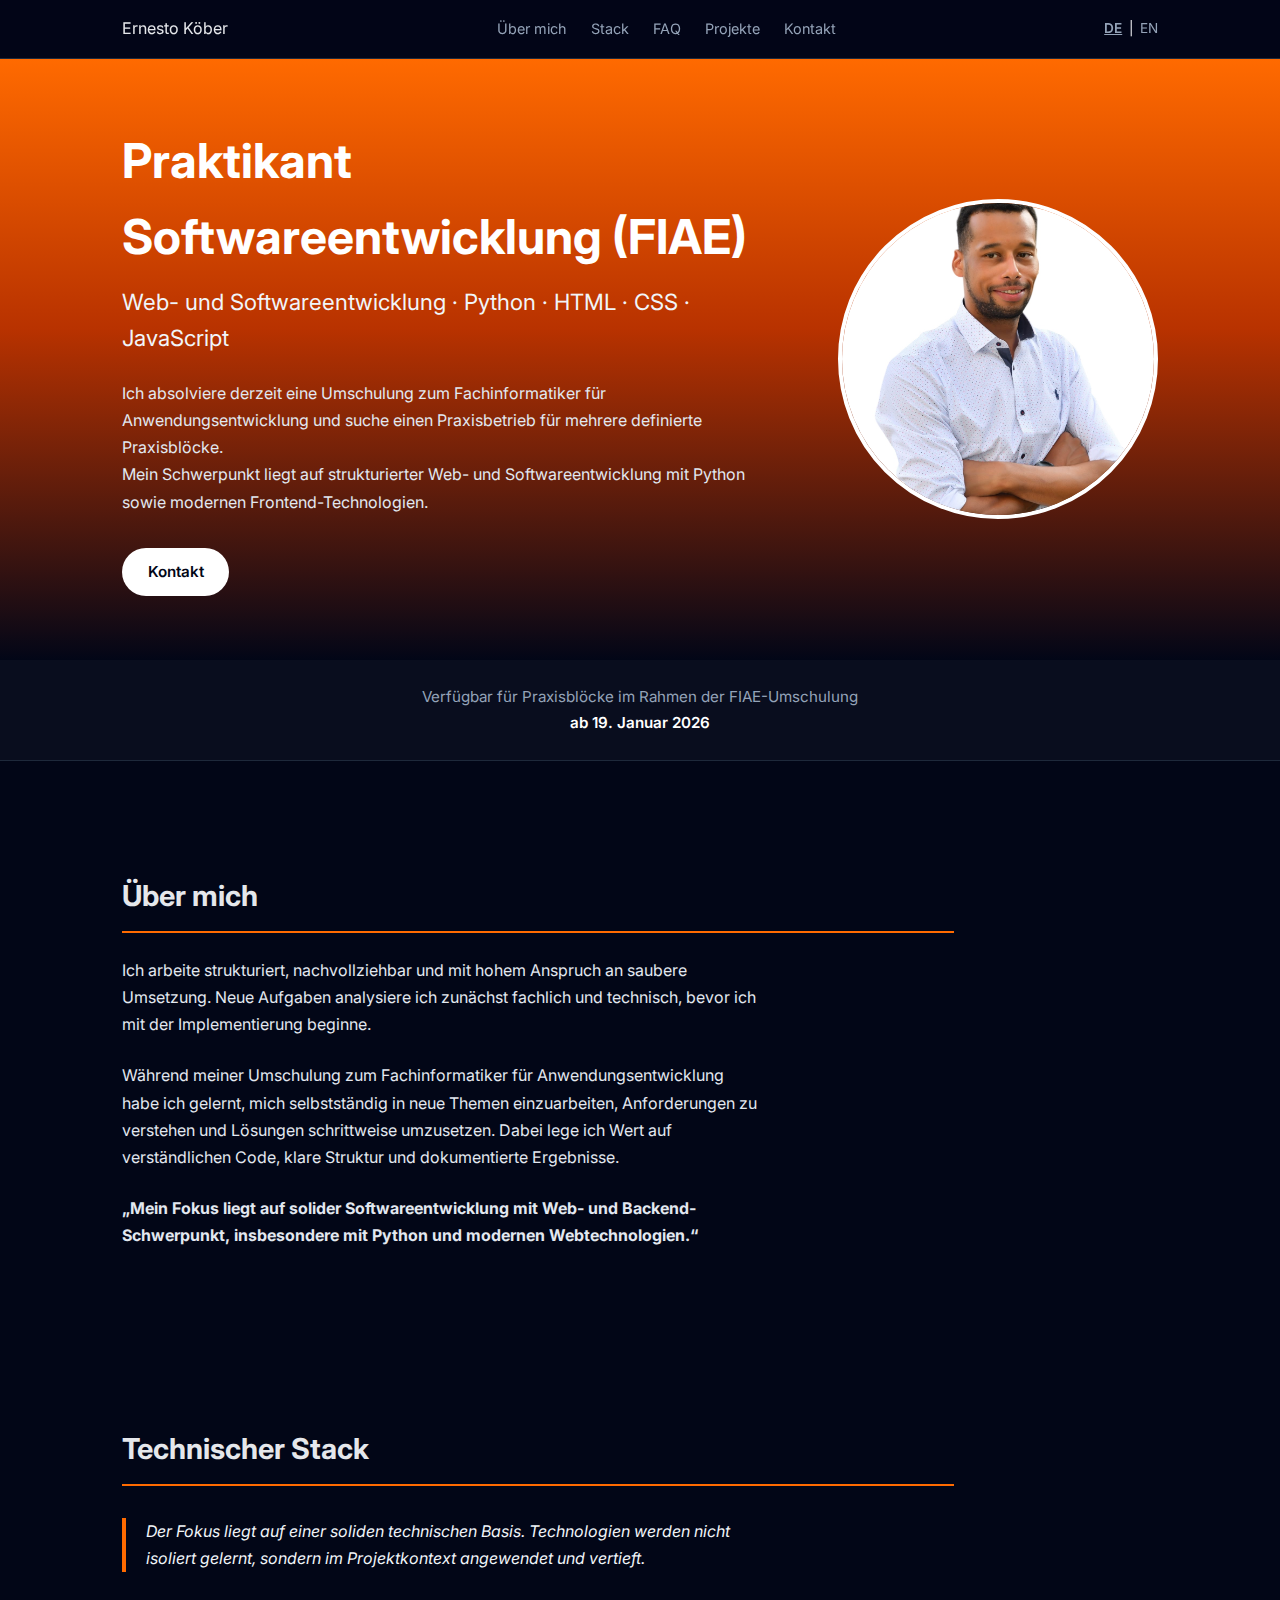
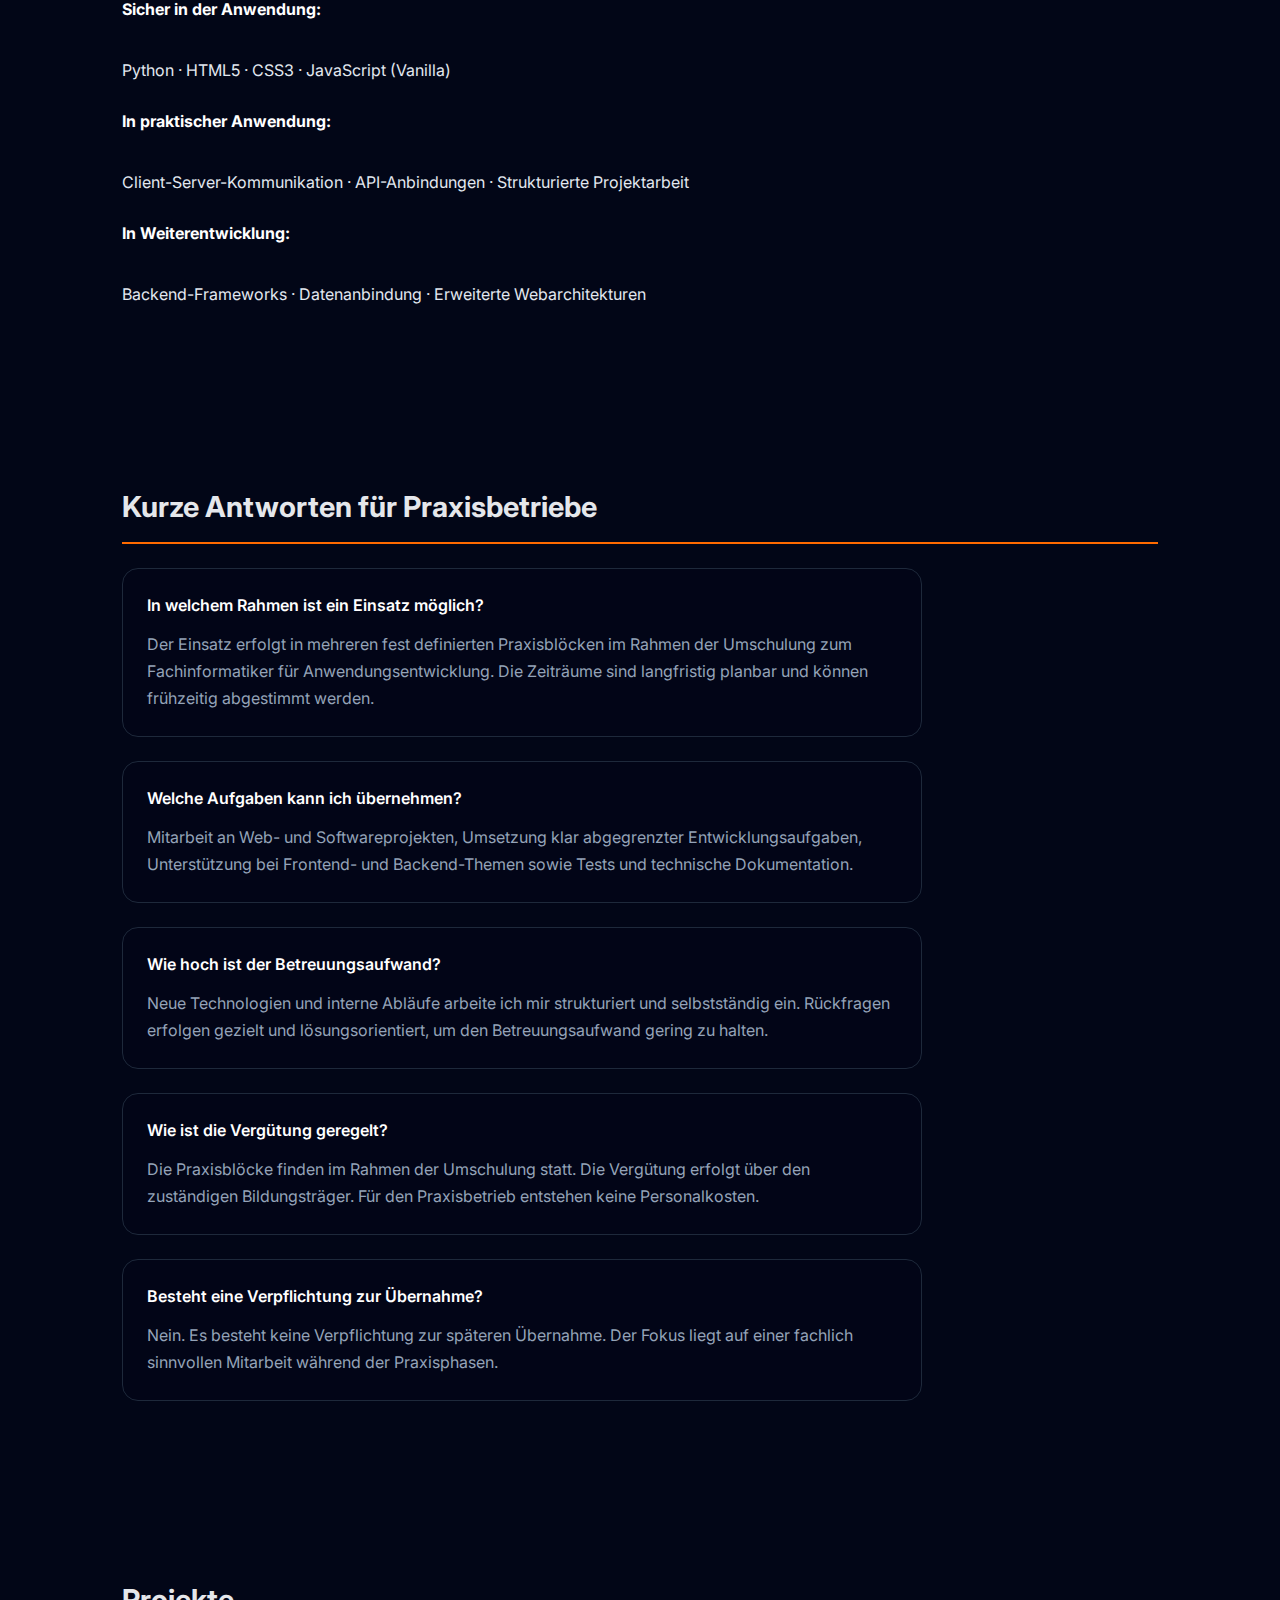
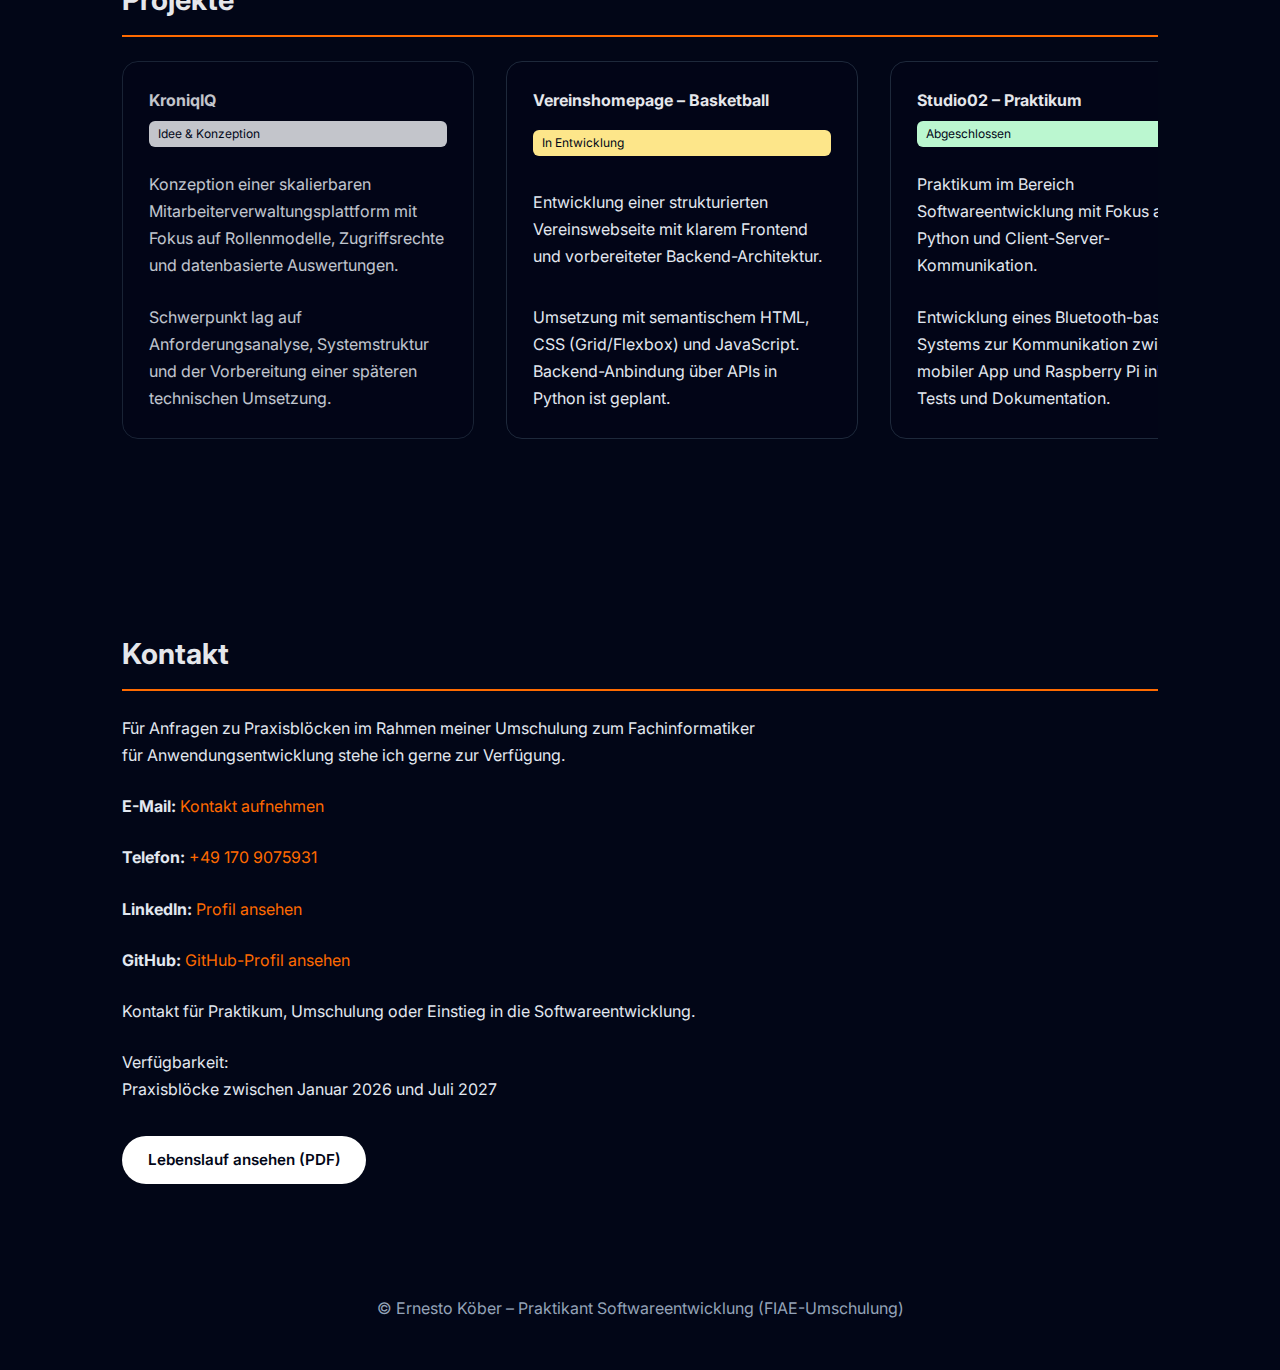
<file: index.html>
<!DOCTYPE html>
    <html lang="de">
    <head>
        <meta charset="UTF-8" />
        <meta name="viewport" content="width=device-width, initial-scale=1.0" />
        <title>Ernesto Köber | Angehender Softwareentwickler</title>
        <link rel="preconnect" href="https://fonts.googleapis.com" />
        <link rel="preconnect" href="https://fonts.gstatic.com" crossorigin />
        <link href="https://fonts.googleapis.com/css2?family=Inter:wght@300;400;500;600;700&display=swap" rel="stylesheet"/>
        <link rel="stylesheet" href="landingpage.css" />
    </head>
    
    <body>

        <!-- ================= NAVIGATION ================= -->
        
        <nav class="top-nav">
            <div class="nav-container">
                <span class="nav-logo">Ernesto Köber</span>

            <!-- Desktop Navigation -->
                <ul class="nav-links">
                    <li><a href="index.html#about">Über mich</a></li>
                    <li><a href="index.html#stack">Stack</a></li>
                    <li><a href="index.html#faq">FAQ</a></li>
                    <li><a href="index.html#projekte">Projekte</a></li>
                    <li><a href="index.html#kontakt">Kontakt</a></li>
                </ul>
            
                <div class="lang-switch lang-switch-desktop">
                    <a href="index.html" class="active">DE</a>
                    <span>|</span>
                    <a href="index-en.html">EN</a>
                </div>

            <!-- Mobile Toggle -->
                <button class="nav-toggle" aria-label="Menü öffnen">
                    <span></span>
                    <span></span>
                    <span></span>
                </button>
            </div>

            <!-- Mobile Menu -->
            <div class="mobile-nav">
                <a href="index.html#about">Über mich</a>
                <a href="index.html#stack">Stack</a>
                <a href="index.html#faq">FAQ</a>
                <a href="index.html#projekte">Projekte</a>
                <a href="index.html#kontakt">Kontakt</a>
            
                <div class="lang-switch lang-switch-mobile">
                <a href="index.html" class="active">DE</a>
                <span>|</span>
                <a href="index-en.html">EN</a>
                </div>
            
            </div>
        </nav>

        <!-- ================= HERO ================= -->
        
        <header class="hero">
            <div class="hero-inner">
                <div class="hero-content">

                    <div class="hero-text">
                        <h1>Praktikant Softwareentwicklung (FIAE)</h1>

                        <h2>Web- und Softwareentwicklung · Python · HTML · CSS · JavaScript</h2>

                        <p>
                            Ich absolviere derzeit eine Umschulung zum Fachinformatiker für
                            Anwendungsentwicklung und suche einen Praxisbetrieb für mehrere
                            definierte Praxisblöcke.<br />
                            Mein Schwerpunkt liegt auf strukturierter Web- und
                            Softwareentwicklung mit Python sowie modernen
                            Frontend-Technologien.
                        </p>

                        <a href="#kontakt" class="btn-primary">Kontakt</a>
                    </div>

                    <img
                        src="Profilbild.jpg"
                        alt="Profilbild Ernesto Köber"
                        class="profile-image"
                    />

                </div>
            </div>
        </header>

        
        <!-- ================= VERFÜGBARKEIT ================= -->
        
        <section class="availability">
            <div class="container availability-box">
                <p>
                    Verfügbar für Praxisblöcke im Rahmen der FIAE-Umschulung<br />
                    <strong>ab 19. Januar 2026</strong>
                </p>
            </div>
        </section>
        
        <!-- ================= MAIN ================= -->
        
        <main>

            <section id="about">
                <div class="container">
                    <div class="section-content">
                    <h3>Über mich</h3>
                        <p>
                            Ich arbeite strukturiert, nachvollziehbar und mit hohem Anspruch an
                            saubere Umsetzung. Neue Aufgaben analysiere ich zunächst fachlich und
                            technisch, bevor ich mit der Implementierung beginne.
                        </p>
                        <p>
                            Während meiner Umschulung zum Fachinformatiker für Anwendungsentwicklung
                            habe ich gelernt, mich selbstständig in neue Themen einzuarbeiten,
                            Anforderungen zu verstehen und Lösungen schrittweise umzusetzen. Dabei
                            lege ich Wert auf verständlichen Code, klare Struktur und dokumentierte
                            Ergebnisse.
                        </p>
                        <p>
                            <strong> „Mein Fokus liegt auf solider Softwareentwicklung mit Web- und
                            Backend-Schwerpunkt, insbesondere mit Python und modernen Webtechnologien.“</strong>
                        </p>
                    </div>
                </div>
            </section>

            <section id="stack">
                <div class="container">
                    <div class="section-content">
                    <h3>Technischer Stack</h3>
                        <div class="stack-block">
                            <p class="highlight-quote">
                                Der Fokus liegt auf einer soliden technischen Basis. Technologien werden
                                nicht isoliert gelernt, sondern im Projektkontext angewendet und
                                vertieft.
                            </p>
                        </div>
                            
                        <div class="stack-block">    
                            <p>
                                <strong>Sicher in der Anwendung:</strong><br />
                                Python · HTML5 · CSS3 · JavaScript (Vanilla)
                            </p>
                        </div>

                        <div class="stack-block">
                            <p>
                                <strong>In praktischer Anwendung:</strong><br />
                                Client-Server-Kommunikation · API-Anbindungen · Strukturierte Projektarbeit
                            </p>
                        </div>

                        <div class="stack-block">
                            <p>
                                <strong>In Weiterentwicklung:</strong><br />
                                Backend-Frameworks · Datenanbindung · Erweiterte Webarchitekturen
                            </p>
                        </div>
                    </div>
                </div>
            </section>

            <!-- ================= MINI FAQ ================= -->
            
            <section id="faq">
                <div class="container">
                <h3>Kurze Antworten für Praxisbetriebe</h3>

                    <div class="faq-list">
                        <div class="faq-item">
                            <h4>In welchem Rahmen ist ein Einsatz möglich?</h4>
                            <p>
                                Der Einsatz erfolgt in mehreren fest definierten Praxisblöcken
                                im Rahmen der Umschulung zum Fachinformatiker für
                                Anwendungsentwicklung. Die Zeiträume sind langfristig planbar
                                und können frühzeitig abgestimmt werden.
                            </p>
                        </div>

                        <div class="faq-item">
                            <h4>Welche Aufgaben kann ich übernehmen?</h4>
                            <p>
                                Mitarbeit an Web- und Softwareprojekten, Umsetzung klar
                                abgegrenzter Entwicklungsaufgaben, Unterstützung bei Frontend-
                                und Backend-Themen sowie Tests und technische Dokumentation.
                            </p>
                        </div>

                        <div class="faq-item">
                            <h4>Wie hoch ist der Betreuungsaufwand?</h4>
                            <p>
                                Neue Technologien und interne Abläufe arbeite ich mir
                                strukturiert und selbstständig ein. Rückfragen erfolgen
                                gezielt und lösungsorientiert, um den Betreuungsaufwand
                                gering zu halten.
                            </p>
                        </div>

                        <div class="faq-item">
                            <h4>Wie ist die Vergütung geregelt?</h4>
                            <p>
                                Die Praxisblöcke finden im Rahmen der Umschulung statt.
                                Die Vergütung erfolgt über den zuständigen Bildungsträger.
                                Für den Praxisbetrieb entstehen keine Personalkosten.
                            </p>
                        </div>

                        <div class="faq-item">
                            <h4>Besteht eine Verpflichtung zur Übernahme?</h4>
                            <p>
                                Nein. Es besteht keine Verpflichtung zur späteren Übernahme.
                                Der Fokus liegt auf einer fachlich sinnvollen Mitarbeit
                                während der Praxisphasen.
                            </p>
                        </div>
                    </div>
                </div>
            </section>

            <!-- ================= PROJEKTE ================= -->
            
            <section id="projekte">
                <div class="container">
                <h3>Projekte</h3>

                    <div class="projects-scroll">

                    <div class="project-card project-disabled">
                        <h4>KroniqIQ</h4>
                        <span class="project-status status-concept">Idee & Konzeption</span>
                            <p>
                                Konzeption einer skalierbaren Mitarbeiterverwaltungsplattform mit Fokus
                                auf Rollenmodelle, Zugriffsrechte und datenbasierte Auswertungen.
                            </p>
                            <p>
                                Schwerpunkt lag auf Anforderungsanalyse, Systemstruktur und der
                                Vorbereitung einer späteren technischen Umsetzung.
                            </p>
                    </div>

                        <a href="vereinswebsite.html" class="project-card project-link">
                            <h4>Vereinshomepage – Basketball</h4>
                            <span class="project-status status-dev">In Entwicklung</span>
                            <p>
                                Entwicklung einer strukturierten Vereinswebseite mit klarem Frontend
                                und vorbereiteter Backend-Architektur.
                            </p>
                            <p>
                                Umsetzung mit semantischem HTML, CSS (Grid/Flexbox) und JavaScript.
                                Backend-Anbindung über APIs in Python ist geplant.
                            </p>
                        </a>
                                    
                        <a href="studio02.html" class="project-card project-link">
                            <h4>Studio02 – Praktikum</h4>
                            <span class="project-status status-done">Abgeschlossen</span>
                            <p>
                                Praktikum im Bereich Softwareentwicklung mit Fokus auf Python und
                                Client-Server-Kommunikation.
                            </p>
                            <p>
                                Entwicklung eines Bluetooth-basierten Systems zur Kommunikation
                                zwischen mobiler App und Raspberry Pi inklusive Tests und Dokumentation.
                            </p>
                        </a>

                    </div>
                </div>
            </section>

            <section id="kontakt">
                <div class="container">
                <h3>Kontakt</h3>
                        <p>
                            Für Anfragen zu Praxisblöcken im Rahmen meiner Umschulung zum
                            Fachinformatiker für Anwendungsentwicklung stehe ich gerne zur Verfügung.
                        </p>

                        <section class="contact">
                            <p>
                                <strong>E-Mail:</strong>
                                <a href="mailto:ekoeber@protonmail.com">Kontakt aufnehmen</a>
                            </p>

                            <p>
                                <strong>Telefon:</strong>
                                <a href="tel:+491709075931">+49 170 9075931</a>
                            </p>

                            <p>
                                <strong>LinkedIn:</strong>
                                <a href="https://www.linkedin.com/in/ernesto-k%C3%B6ber-878115362/" target="_blank" rel="noopener">
                                Profil ansehen
                                </a>
                            </p>

                            <p>
                                <strong>GitHub:</strong>
                                <a href="https://github.com/Ernestokoeber" target="_blank" rel="noopener">
                                GitHub-Profil ansehen
                                </a>
                            </p>
                            </section>

                        <p class="contact-cta">Kontakt für Praktikum, Umschulung oder Einstieg in die Softwareentwicklung.</p>

                        <p>Verfügbarkeit:<br />Praxisblöcke zwischen Januar 2026 und Juli 2027</p>

                    <div class="contact-actions">
                        <a href="Lebenslauf 01.01.2026.pdf" target="_blank" rel="noopener" class="btn-primary">
                        Lebenslauf ansehen (PDF)</a>
                    </div>
                </div>
            </section>

        </main>

        <footer class="footer">
            © Ernesto Köber – Praktikant Softwareentwicklung (FIAE-Umschulung)
        </footer>

        <script src="drag-scroll.js"></script>
        <script src="mobile-nav.js"></script>
    </body>
</html>
</file>
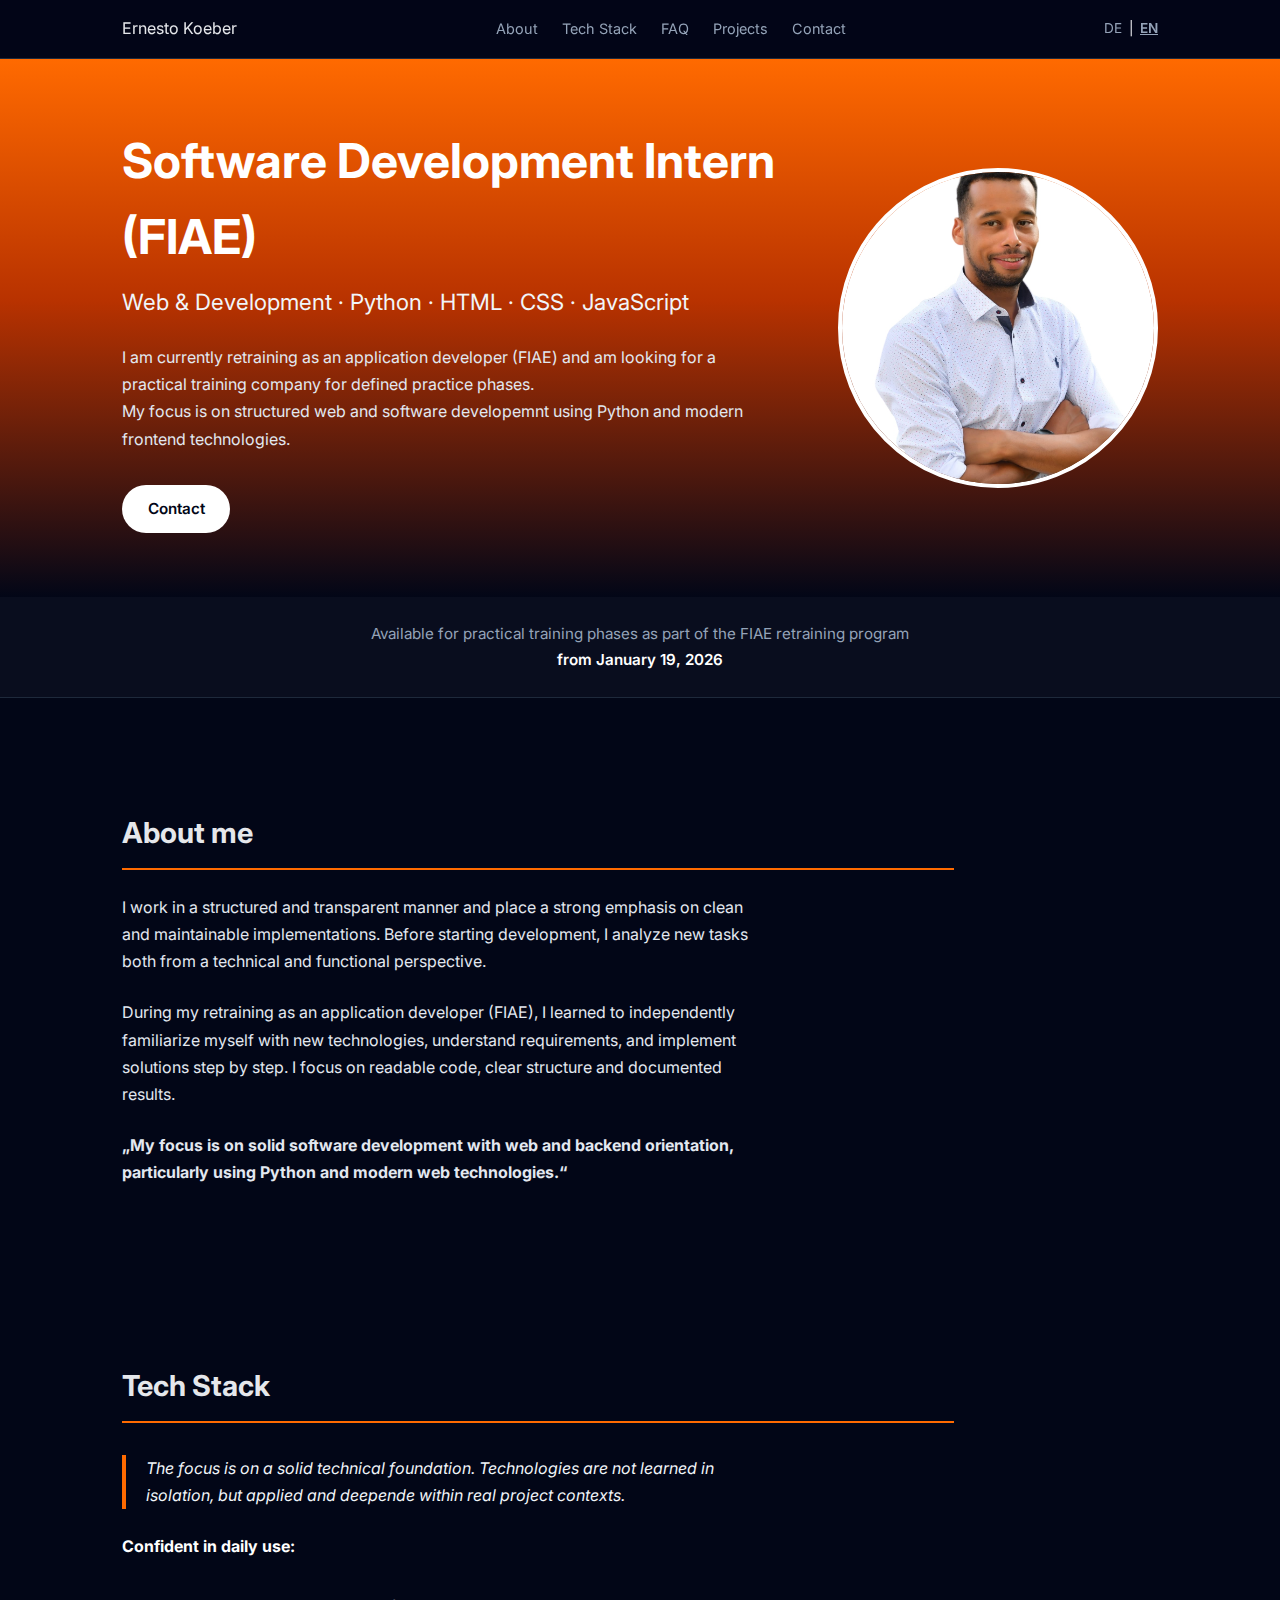
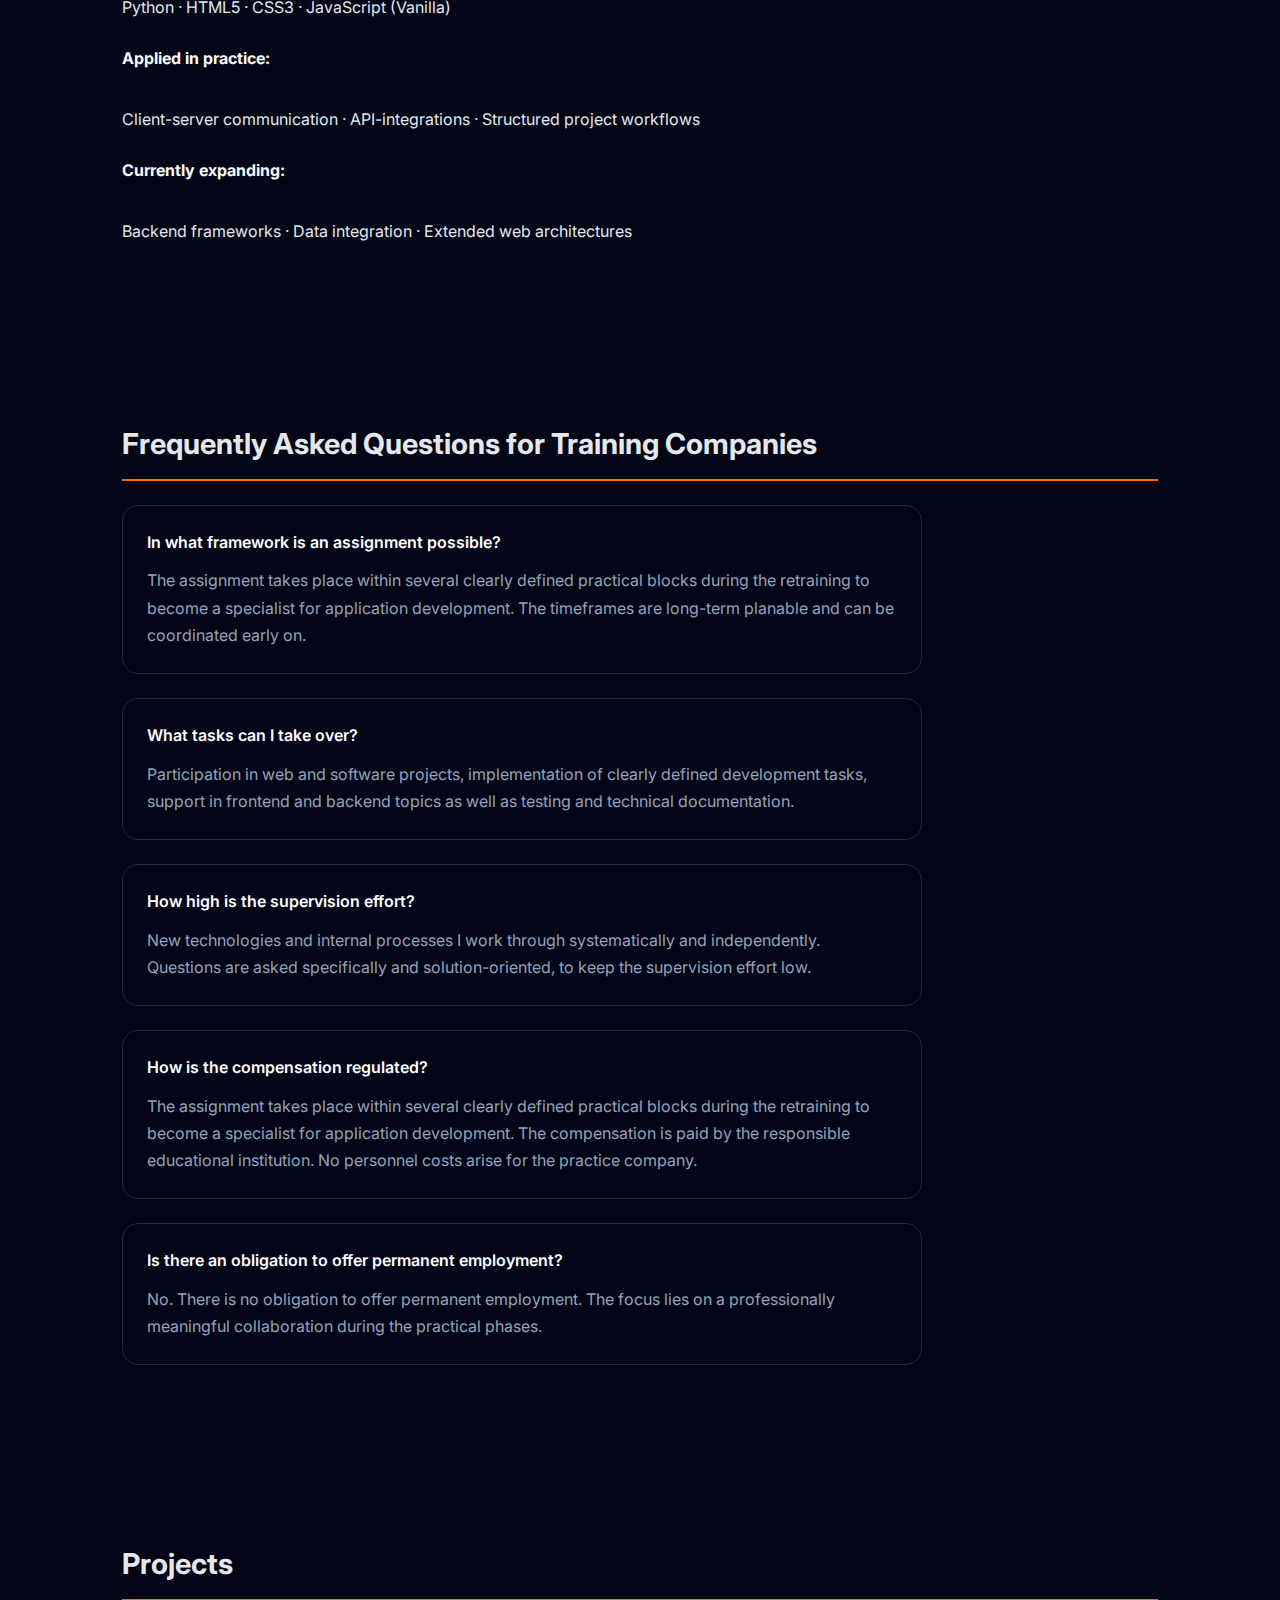
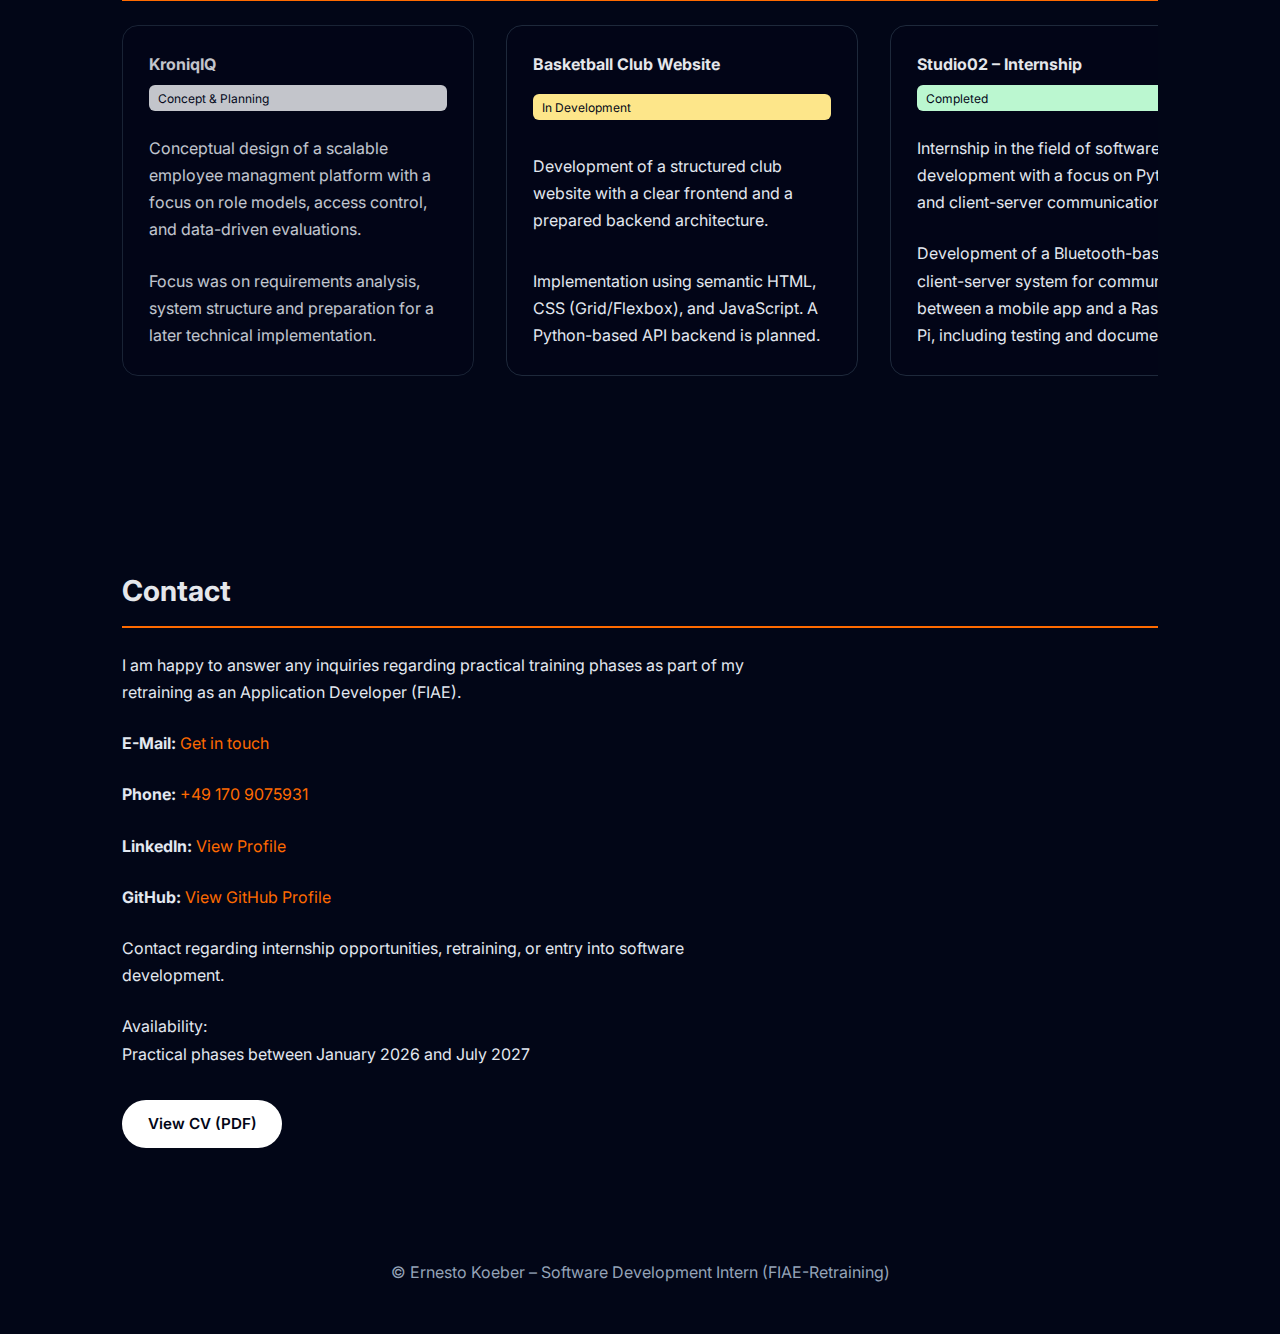
<file: index-en.html>
<!DOCTYPE html>
    <html lang="en">
    <head>
        <meta charset="UTF-8" />
        <meta name="viewport" content="width=device-width, initial-scale=1.0" />
        <title>Ernesto Koeber | Software Development Intern</title>
        <meta name="description" content="Software Development Intern (FIAE) with a focus on Python, web development, and structured software engineering. Available for defined practical training phases." />
        <link rel="preconnect" href="https://fonts.googleapis.com" />
        <link rel="preconnect" href="https://fonts.gstatic.com" crossorigin />
        <link href="https://fonts.googleapis.com/css2?family=Inter:wght@300;400;500;600;700&display=swap" rel="stylesheet"/>
        <link rel="stylesheet" href="landingpage.css" />
    </head>
    
    <body>

        <!-- ================= NAVIGATION ================= -->
        
        <nav class="top-nav">
            <div class="nav-container">
                <span class="nav-logo">Ernesto Koeber</span>

            <!-- Desktop Navigation -->
                <ul class="nav-links">
                    <li><a href="/index-en.html#about">About</a></li>
                    <li><a href="/index-en.html#stack">Tech Stack</a></li>
                    <li><a href="/index-en.html#faq">FAQ</a></li>
                    <li><a href="/index-en.html#projects">Projects</a></li>
                    <li><a href="/index-en.html#contact">Contact</a></li>
                </ul>

                <div class="lang-switch lang-switch lang-switch-desktop">
                    <a href="/index.html">DE</a>
                    <span>|</span>
                    <a href="/index-en.html" class="active">EN</a>
                </div>

            <!-- Mobile Toggle -->
                <button class="nav-toggle" aria-label="Open Menü">
                    <span></span>
                    <span></span>
                    <span></span>
                </button>
            </div>

            <!-- Mobile Menu -->
            <div class="mobile-nav">
                <a href="/index-en.html#about">About</a>
                <a href="/index-en.html#stack">Tech Stack</a>
                <a href="/index-en.html#faq">FAQ</a>
                <a href="/index-en.html#projects">Projects</a>
                <a href="/index-en.html#contact">Contact</a>
            
                <div class="lang-switch lang-switch-mobile">
                    <a href="/index.html">DE</a>
                    <span>|</span>
                    <a href="/index-en.html" class="active">EN</a>
                </div>
            
            </div>
        </nav>

        <!-- ================= HERO ================= -->
        
        <header class="hero">
            <div class="hero-inner">
                <div class="hero-content">

                    <div class="hero-text">
                        <h1>Software Development Intern (FIAE)</h1>

                        <h2>Web & Development · Python · HTML · CSS · JavaScript</h2>

                        <p>
                            I am currently retraining as an application developer (FIAE) and am
                            looking for a practical training company for defined practice phases. <br />
                            My focus is on structured web and software developemnt using Python
                            and modern frontend technologies. 
                        </p>

                        <a href="#contact" class="btn-primary">Contact</a>
                    </div>

                    <img
                        src="Profilbild.jpg"
                        alt="Profilbild Ernesto Köber"
                        class="profile-image"
                    />

                </div>
            </div>
        </header>

        
        <!-- ================= VERFÜGBARKEIT ================= -->
        
        <section class="availability">
            <div class="container availability-box">
                <p>
                    Available for practical training phases as part of the FIAE retraining program<br />
                    <strong>from January 19, 2026</strong>
                </p>
            </div>
        </section>
        
        <!-- ================= MAIN ================= -->
        
        <main>

            <section id="about">
                <div class="container">
                    <div class="section-content">
                    <h3>About me</h3>
                        <p>
                            I work in a structured and transparent manner and place a strong
                            emphasis on clean and maintainable implementations. Before starting
                            development, I analyze new tasks both from a technical and functional
                            perspective.
                        </p>
                        <p>
                            During my retraining as an application developer (FIAE), I learned to
                            independently familiarize myself with new technologies, understand requirements,
                            and implement solutions step by step. I focus on  readable code,
                            clear structure and documented results.
                        </p>
                        <p>
                            <strong> „My focus is on solid software development with web and backend
                            orientation, particularly using Python and modern web technologies.“ 
                            </strong>
                        </p>
                    </div>
                </div>
            </section>

            <section id="stack">
                <div class="container">
                    <div class="section-content">
                    <h3>Tech Stack</h3>
                        <div class="stack-block">
                            <p class="highlight-quote">
                                The focus is on a solid technical foundation. Technologies are not
                                learned in isolation, but applied and deepende within real project
                                contexts.
                            </p>
                        </div>
                            
                        <div class="stack-block">    
                            <p>
                                <strong>Confident in daily use:</strong><br />
                                Python · HTML5 · CSS3 · JavaScript (Vanilla)
                            </p>
                        </div>

                        <div class="stack-block">
                            <p>
                                <strong>Applied in practice:</strong><br />
                                Client-server communication · API-integrations · Structured project workflows
                            </p>
                        </div>

                        <div class="stack-block">
                            <p>
                                <strong>Currently expanding:</strong><br />
                                Backend frameworks · Data integration · Extended web architectures
                            </p>
                        </div>
                    </div>
                </div>
            </section>

            <!-- ================= MINI FAQ ================= -->
            
            <section id="faq">
                <div class="container">
                <h3>Frequently Asked Questions for Training Companies</h3>

                    <div class="faq-list">
                        <div class="faq-item">
                            <h4>In what framework is an assignment possible?</h4>
                            <p>
                                The assignment takes place within several clearly defined practical blocks
                                during the retraining to become a specialist for application development.
                                The timeframes are long-term planable and can be coordinated early on.
                            </p>
                        </div>

                        <div class="faq-item">
                            <h4>What tasks can I take over?</h4>
                            <p>
                                Participation in web and software projects, implementation of clearly
                                defined development tasks, support in frontend and backend topics as well as
                                testing and technical documentation.
                            </p>
                        </div>

                        <div class="faq-item">
                            <h4>How high is the supervision effort?</h4>
                            <p>
                                New technologies and internal processes I work through
                                systematically and independently. Questions are asked
                                specifically and solution-oriented, to keep the supervision effort
                                low.
                            </p>
                        </div>

                        <div class="faq-item">
                            <h4>How is the compensation regulated?</h4>
                            <p>
                                The assignment takes place within several clearly defined practical blocks
                                during the retraining to become a specialist for application development.
                                The compensation is paid by the responsible educational institution.
                                No personnel costs arise for the practice company.
                            </p>
                        </div>

                        <div class="faq-item">
                            <h4>Is there an obligation to offer permanent employment?</h4>
                            <p>
                                No. There is no obligation to offer permanent employment.
                                The focus lies on a professionally meaningful collaboration
                                during the practical phases.
                            </p>
                        </div>
                    </div>
                </div>
            </section>

            <!-- ================= PROJECTS ================= -->

            <section id="projects">
                <div class="container">
                <h3>Projects</h3>
                    <div class="projects-scroll">

                    <div class="project-card project-disabled">
                        <h4>KroniqIQ</h4>
                        <span class="project-status status-concept">Concept & Planning</span>
                            <p>
                                Conceptual design of a scalable employee managment platform with a
                                focus on role models, access control, and data-driven evaluations.
                            </p>
                            <p>
                                Focus was on requirements analysis, system structure and preparation
                                for a later technical implementation.
                            </p>
                    </div>

                        <a href="vereinswebsite-en.html" class="project-card project-link">
                            <h4>Basketball Club Website</h4>
                            <span class="project-status status-dev">In Development</span>
                            <p>
                                Development of a structured club website with a clear frontend
                                and a prepared backend architecture.
                            </p>
                            <p>
                                Implementation using semantic HTML, CSS (Grid/Flexbox), and JavaScript.
                                A Python-based API backend is planned.
                            </p>
                        </a>
                                    
                        <a href="studio02-en.html" class="project-card project-link">
                            <h4>Studio02 – Internship</h4>
                            <span class="project-status status-done">Completed</span>
                            <p>
                                Internship in the field of software development with a focus on Python and
                                client-server communication.
                            </p>
                            <p>
                                Development of a Bluetooth-based client-server system for communication between
                                a mobile app and a Raspberry Pi, including testing and documentation.
                            </p>
                        </a>

                    </div>
                </div>
            </section>

            <section id="contact">
                <div class="container">
                <h3>Contact</h3>
                        <p>
                            I am happy to answer any inquiries regarding practical training phases
                            as part of my retraining as an Application Developer (FIAE).
                        </p>

                        <section class="contact">
                            <p>
                                <strong>E-Mail:</strong>
                                <a href="mailto:ekoeber@protonmail.com">Get in touch</a>
                            </p>

                            <p>
                                <strong>Phone:</strong>
                                <a href="tel:+491709075931">+49 170 9075931</a>
                            </p>

                            <p>
                                <strong>LinkedIn:</strong>
                                <a href="https://www.linkedin.com/in/ernesto-k%C3%B6ber-878115362/" target="_blank" rel="noopener">
                                View Profile
                                </a>
                            </p>

                            <p>
                                <strong>GitHub:</strong>
                                <a href="https://github.com/Ernestokoeber" target="_blank" rel="noopener">
                                View GitHub Profile
                                </a>
                            </p>
                            </section>

                        <p class="contact-cta">Contact regarding internship opportunities, retraining, or entry into software development.</p>

                        <p>Availability:<br />Practical phases between January 2026 and July 2027</p>

                    <div class="contact-actions">
                        <a href="Lebenslauf 01.01.2026.pdf" target="_blank" rel="noopener" class="btn-primary">
                        View CV (PDF)</a>
                    </div>
                </div>
            </section>

        </main>

        <footer class="footer">
            © Ernesto Koeber – Software Development Intern (FIAE-Retraining)
        </footer>

        <script src="drag-scroll.js"></script>
        <script src="mobile-nav.js"></script>
    </body>
</html>
</file>
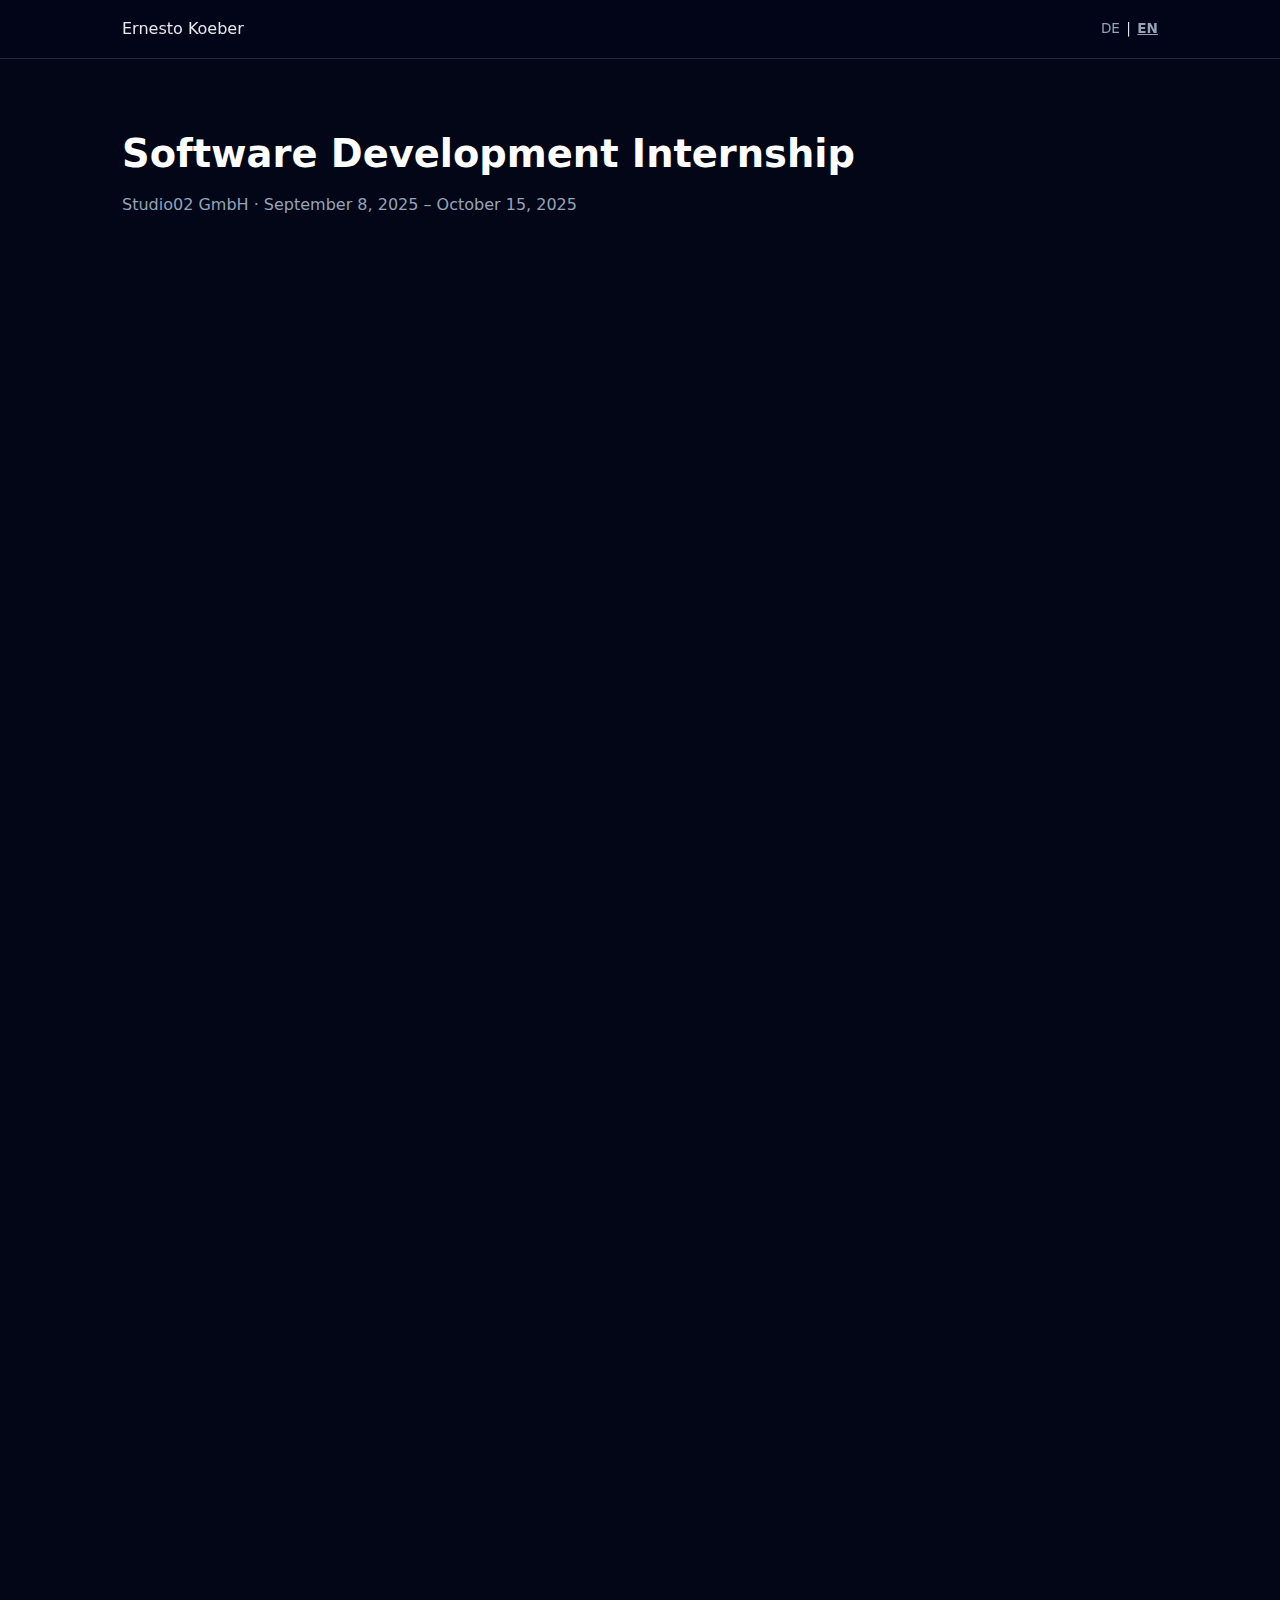
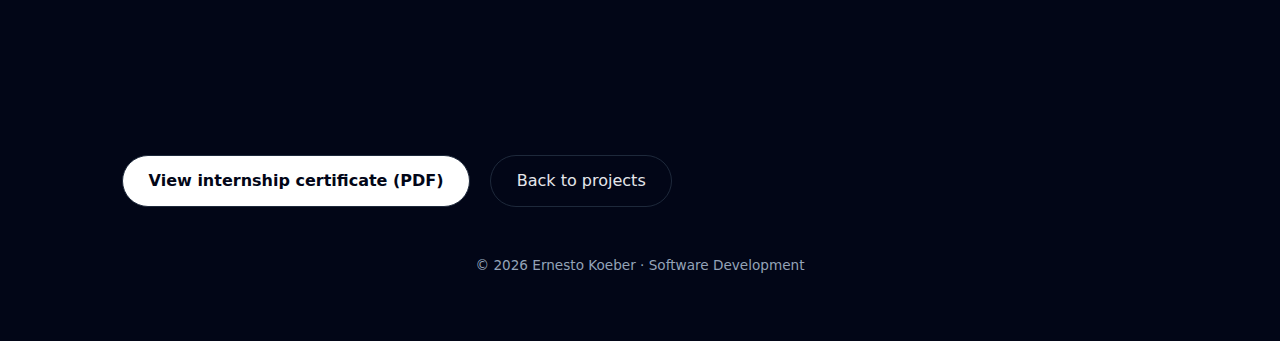
<file: studio02-en.html>
<!DOCTYPE html>
<html lang="en">
<head>
  <meta charset="UTF-8" />
  <meta name="viewport" content="width=device-width, initial-scale=1.0" />
  <title>Software Development Internship | Studio02 GmbH</title>
  <meta name="description" content="Internship experience at Studio02 GmbH focusing on" />
  <link rel="stylesheet" href="studio02.css" />
</head>
<body>
  
<!-- = Switch = -->
        
<nav class="top-nav">
  <div class="nav-container">
    <span class="nav-logo">Ernesto Koeber</span>

    <div class="lang-switch">
      <a href="studio02.html">DE</a>
      <span>|</span>
      <a href="studio02-en.html" class="active">EN</a>
    </div>
  </div>
</nav>


  <main class="container">
    <header>
      <h1>Software Development Internship</h1>
      <p>Studio02 GmbH · September 8, 2025 – October 15, 2025</p>
    </header>

    <section>
      <h2>Short Description</h2>
      <p>
        During my internship at Studio02 GmbH, I worked in the field of software
        development. The main focus was the development of a Bluetooth-based
        client-server system for communication between a mobile app and a
        Raspberry Pi.
      </p>
    </section>

    <section>
      <h2>Tasks & Responsibilities</h2>
      <ul>
        <li>Development of a Bluetooth-based client-server system (App ↔ Raspberry Pi 4)</li>
        <li>Implementation of a Bluetooth server in Python</li>
        <li>Programming interfaces for querying LAN and WLAN connections</li>
        <li>Transmission of WLAN access data to the Raspberry Pi</li>
        <li>Execution of software tests and documentation</li>
      </ul>
    </section>

    <section>
      <h2>Challenge & Solution</h2>
      <p>
        <strong>Challenge:</strong> 
        ensuring stable Bluetooth communication between mobile app and Raspberry Pi under 
        changing network conditions.
      </p>
      
      <p>
        <strong>Solution:</strong> 
        Clear client-server roles, structured connection logic, and iterative tests 
        under realistic deployment conditions.
      </p>
    </section>


    <section>
      <h2>Technologies</h2>
      <div class="stack">
        <span class="badge">Python</span>
        <span class="badge">Bluetooth</span>
        <span class="badge">Raspberry Pi 4</span>
        <span class="badge">Client-Server Architecture</span>
        <span class="badge">Network Programming</span>
      </div>
    </section>

    <section>
      <h2>Performance & Completion</h2>
      <p>
        From the beginning, Mr. Köber demonstrated a strong technical
        understanding as well as an independent and structured working
        approach. He quickly familiarized himself with new topics and
        completed all assigned tasks reliably and in full. The internship
        was successfully completed.
      </p>
    </section>

    <section>
      <h2>Confidentiality Notice</h2>
      <p>
        Due to an existing NDA, no screenshots or source code can be published.
        The content above is based on the official internship certificate.
      </p>
    </section>

    <div class="cta">
      <a class="btn primary" href="Praktikumszeugnis.pdf" rel="noopener" target="_blank">View internship certificate (PDF)</a>
      <a class="btn" href="index-en.html#projekte">Back to projects</a>
    </div>

    <footer>
      © 2026 Ernesto Koeber · Software Development
    </footer>
  </main>
</body>

</html>
</file>
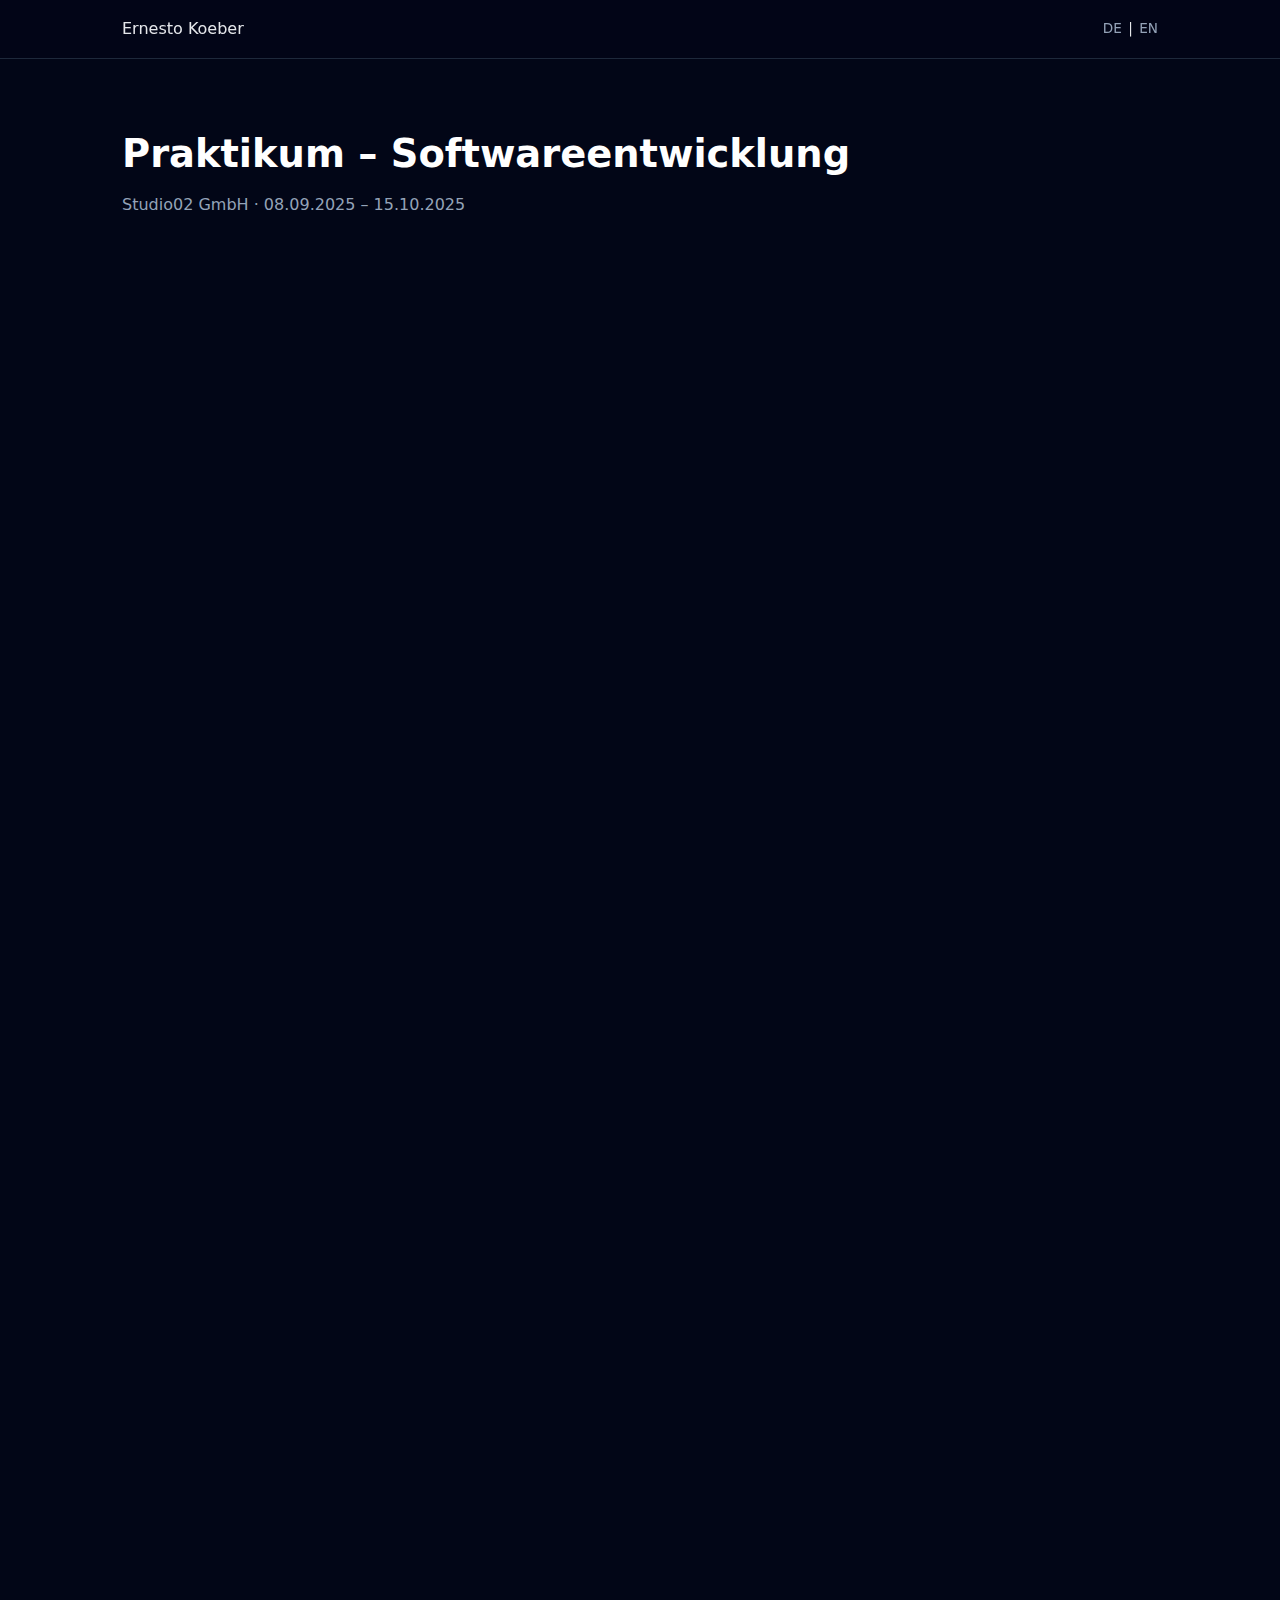
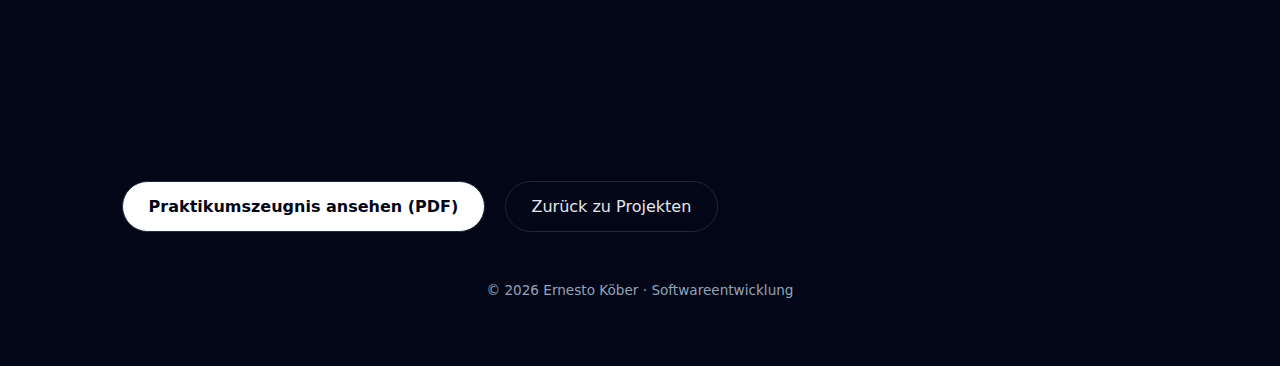
<file: studio02.html>
<!DOCTYPE html>
<html lang="en">
<head>
  <meta charset="UTF-8" />
  <meta name="viewport" content="width=device-width, initial-scale=1.0" />
  <title>Praktikum – Studio02 GmbH</title>
  <link rel="stylesheet" href="studio02.css" />
</head>
<body>
  
  <!-- = Switch = -->
        
  <nav class="top-nav">
    <div class="nav-container">
      <span class="nav-logo">Ernesto Koeber</span>

      <div class="lang-switch">
        <a href="studio02.html" class"active">DE</a>
        <span>|</span>
        <a href="studio02-en.html">EN</a>
      </div>
    </div>
  </nav>

  <main class="container">
    <header>
      <h1>Praktikum – Softwareentwicklung</h1>
      <p>Studio02 GmbH · 08.09.2025 – 15.10.2025</p>
    </header>

    <section>
      <h2>Kurzbeschreibung</h2>
      <p>
        Im Rahmen meines Praktikums bei der Studio02 GmbH war ich im Bereich Softwareentwicklung tätig.
        Der Schwerpunkt lag auf der Entwicklung eines Bluetooth-basierten Client-Server-Systems zur
        Kommunikation zwischen einer mobilen App und einem Raspberry Pi.
      </p>
    </section>

    <section>
      <h2>Aufgaben & Verantwortlichkeiten</h2>
      <ul>
        <li>Entwicklung eines Bluetooth-basierten Client-Server-Systems (App ↔ Raspberry Pi 4)</li>
        <li>Implementierung eines Bluetooth-Servers in Python</li>
        <li>Programmierung von Schnittstellen zur Abfrage von LAN- und WLAN-Verbindungen</li>
        <li>Übermittlung von WLAN-Zugangsdaten an den Raspberry Pi</li>
        <li>Durchführung von Softwaretests sowie Dokumentation</li>
      </ul>
    </section>

    <section>
      <h2>Herausforderung & Lösung</h2>
      <p>
        <strong>Herausforderung:</strong> 
        Stabile Bluetooth-Kommunikation zwischen mobiler App und Raspberry Pi unter 
        wechselnden Netzwerkbedingungen.
      </p>
      
      <p>
        <strong>Lösung:</strong> 
        Klare Client-Server-Rollen, strukturierte Verbindungslogik sowie iterative Tests 
        unter realistischen Einsatzbedingungen.
      </p>
    </section>


    <section>
      <h2>Technologien</h2>
      <div class="stack">
        <span class="badge">Python</span>
        <span class="badge">Bluetooth</span>
        <span class="badge">Raspberry Pi 4</span>
        <span class="badge">Client-Server-Architektur</span>
        <span class="badge">Netzwerkprogrammierung</span>
      </div>
    </section>

    <section>
      <h2>Leistung & Abschluss</h2>
      <p>
        Herr Köber zeigte von Beginn an ein ausgeprägtes technisches Verständnis sowie eine selbstständige
        und strukturierte Arbeitsweise. Er arbeitete sich schnell in neue Themen ein und setzte alle Aufgaben
        zuverlässig und vollständig um. Das Praktikum wurde erfolgreich abgeschlossen.
      </p>
    </section>

    <section>
      <h2>Hinweis zur Vertraulichkeit</h2>
      <p>
        Aufgrund einer bestehenden NDA können keine Screenshots oder Quellcodes veröffentlicht werden.
        Die oben genannten Inhalte basieren auf dem offiziellen Praktikumszeugnis.
      </p>
    </section>

    <div class="cta">
      <a class="btn primary" href="Praktikumszeugnis.pdf" rel="noopener" target="_blank">Praktikumszeugnis ansehen (PDF)</a>
      <a class="btn" href="index.html#projekte">Zurück zu Projekten</a>
    </div>

    <footer>
      © 2026 Ernesto Köber · Softwareentwicklung
    </footer>
  </main>
</body>

</html>
</file>
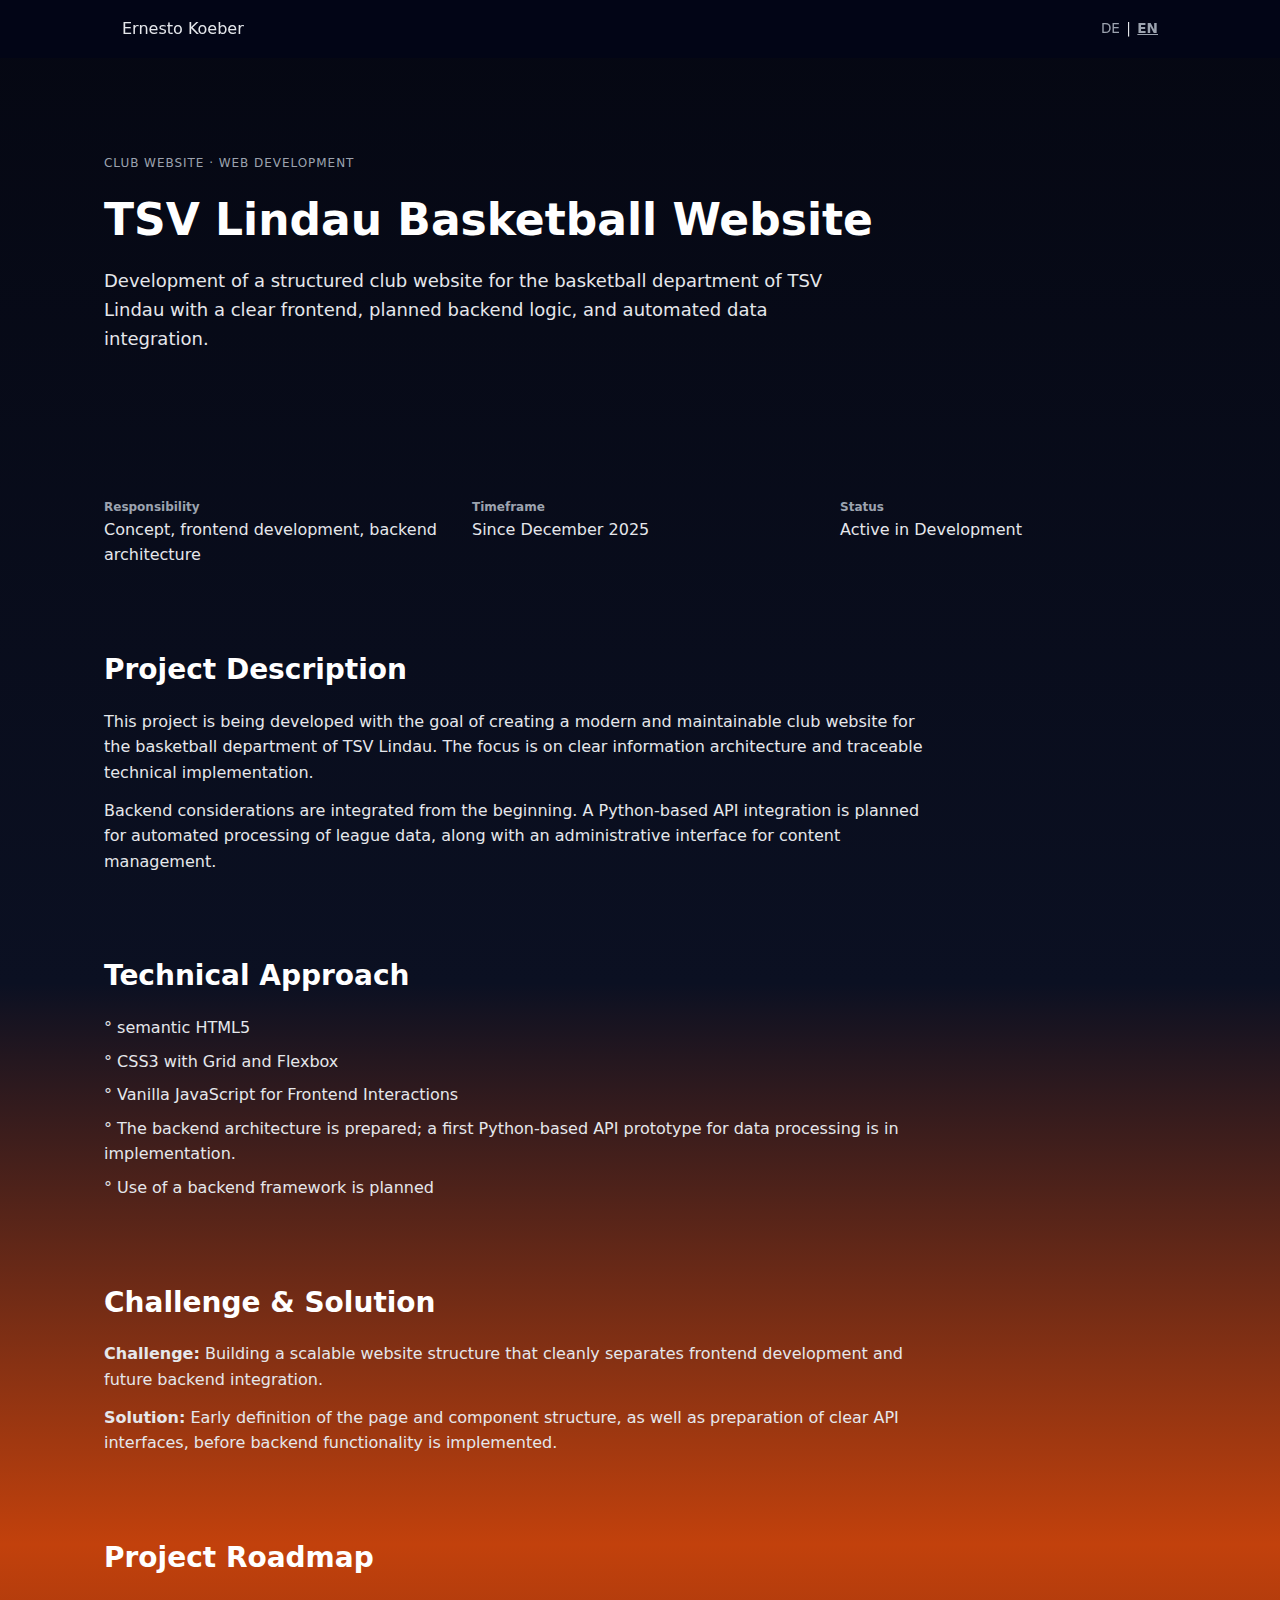
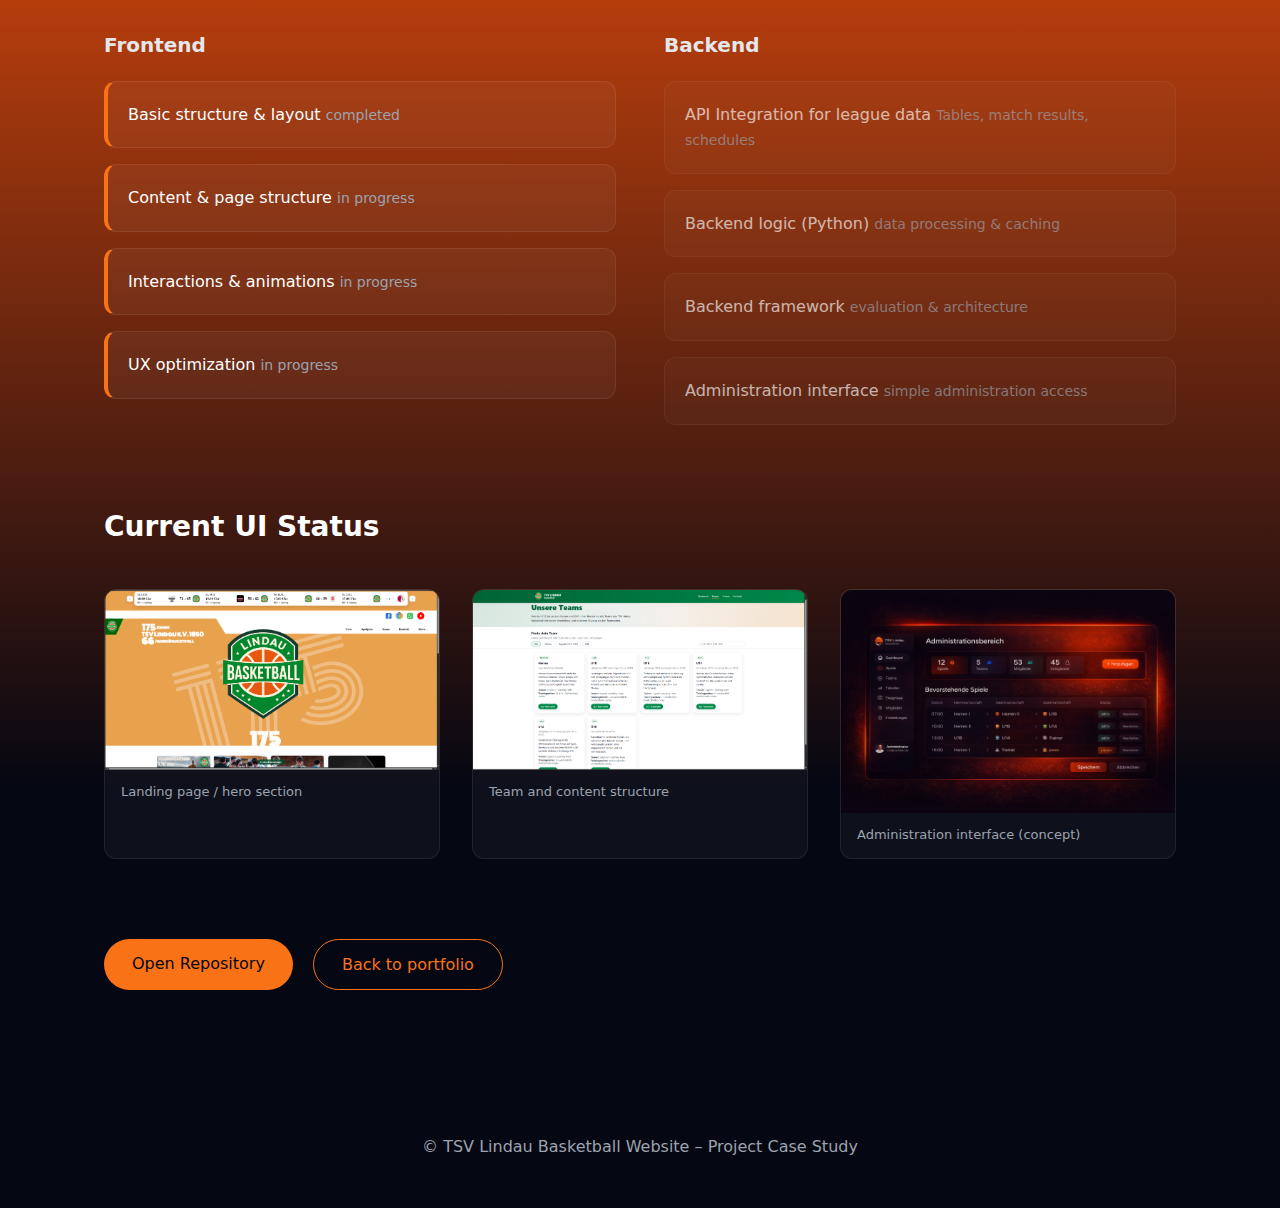
<file: vereinswebsite-en.html>
<!DOCTYPE html>
<html lang="en">
<head>
  <meta charset="UTF-8" />
  <title>TSV Lindau Basketball Website – Project Case Study</title>
  <meta name="viewport" content="width=device-width, initial-scale=1.0" />
  <meta name="description" content="Active development of a basketball club website with a clear frontend, planned Python backend integration, API interfaces, and an administrative area." />
  <link rel="stylesheet" href="vereinswebsite.css" />
</head>
<body>

<!-- = Switch = -->
        
<nav class="top-nav">
  <div class="nav-container">
    <span class="nav-logo">Ernesto Koeber</span>

    <div class="lang-switch">
      <a href="vereinswebsite.html">DE</a>
      <span>|</span>
      <a href="vereinswebsite-en.html" class="active">EN</a>
    </div>
  </div>
</nav>

 
  <!-- HERO -->
  <header class="project-hero">
    <div class="container">
      <p class="project-category">Club Website · Web Development</p>
      <h1 class="project-title">TSV Lindau Basketball Website</h1>
      <p class="project-subtitle">
        Development of a structured club website for the basketball department
        of TSV Lindau with a clear frontend, planned backend logic, and automated data integration.
      </p>
    </div>
  </header>

  <main class="container">

    <!-- OVERVIEW -->
    <section class="project-overview">
      <div>
        <h3>Responsibility</h3>
        <p>Concept, frontend development, backend architecture</p>
      </div>
      <div>
        <h3>Timeframe</h3>
        <p>Since December 2025</p>
      </div>
      <div>
        <h3>Status</h3>
        <p>Active in Development</p>
      </div>
    </section>

    <!-- DESCRIPTION -->
    <section class="project-section">
      <h2>Project Description</h2>
      <p>
        This project is being developed with the goal of creating a modern and maintainable
        club website for the basketball department of TSV Lindau. The focus is on clear information architecture
        and traceable technical implementation.
      </p>
      <p>
        Backend considerations are integrated from the beginning. A Python-based
        API integration is planned for automated processing of league data, along with
        an administrative interface for content management.
      </p>
    </section>

    <!-- TECH -->
    <section class="project-section">
      <h2>Technical Approach</h2>
      <ul class="tech-list">
        <li> ° semantic HTML5</li>
        <li> ° CSS3 with Grid and Flexbox</li>
        <li> ° Vanilla JavaScript for Frontend Interactions</li>
        <li> ° The backend architecture is prepared; a first Python-based API prototype for data processing is in implementation.</li>
        <li> ° Use of a backend framework is planned</li>
      </ul>
    </section>

    <!-- CHALLENGE & SOLUTION -->
    <section class="project-section">
      <h2>Challenge & Solution</h2>
        <p>
        <strong>Challenge:</strong> 
        Building a scalable website structure that cleanly separates frontend development and 
        future backend integration.
        </p>
        <p>
        <strong>Solution:</strong> 
        Early definition of the page and component structure, as well as preparation
        of clear API interfaces, before backend functionality is implemented.
        </p>
    </section>

    <!-- ROADMAP -->
    <section class="project-section">
      <h2>Project Roadmap</h2>

      <div class="roadmap-wrapper">

        <!-- Frontend -->
        <div class="roadmap-block">
          <h3 class="roadmap-title">Frontend</h3>
          <div class="roadmap">
            <div class="roadmap-step completed">
              <span class="step-title">Basic structure & layout</span>
              <span class="step-status">completed</span>
            </div>
            <div class="roadmap-step active">
              <span class="step-title">Content & page structure</span>
              <span class="step-status">in progress</span>
            </div>
            <div class="roadmap-step active">
              <span class="step-title">Interactions & animations</span>
              <span class="step-status">in progress</span>
            </div>
            <div class="roadmap-step active">
              <span class="step-title">UX optimization</span>
              <span class="step-status">in progress</span>
            </div>
          </div>
        </div>

        <!-- Backend -->
        <div class="roadmap-block">
          <h3 class="roadmap-title">Backend</h3>
          <div class="roadmap">
            <div class="roadmap-step upcoming">
              <span class="step-title">API Integration for league data</span>
              <span class="step-status">Tables, match results, schedules</span>
            </div>
            <div class="roadmap-step upcoming">
              <span class="step-title">Backend logic (Python)</span>
              <span class="step-status">data processing & caching</span>
            </div>
            <div class="roadmap-step upcoming">
              <span class="step-title">Backend framework</span>
              <span class="step-status">evaluation & architecture</span>
            </div>
            <div class="roadmap-step upcoming">
              <span class="step-title">Administration interface</span>
              <span class="step-status">simple administration access</span>
            </div>
          </div>
        </div>

      </div>
    </section>

    <!-- SCREENSHOTS -->
    <section id="ui-stand" class="project-section">
      <h2>Current UI Status</h2>

      <div class="screenshots-grid">
        <figure class="screenshot">
          <img src="tsvlindauwebseite1.png" alt="Landingpage der TSV Lindau Basketball Webpage">
          <figcaption>Landing page / hero section</figcaption>
        </figure>

        <figure class="screenshot">
          <img src="tsvlindauwebseite2.png" alt="Team- und Inhaltsstruktur">
          <figcaption>Team and content structure</figcaption>
        </figure>

        <figure class="screenshot">
          <img src="tsvlindauwebseite3.png" alt="Adminbereich Konzept">
          <figcaption>Administration interface (concept)</figcaption>
        </figure>
      </div>
    </section>

    <!-- CTA -->
    <section class="project-cta">
      <a href="https://github.com/Ernestokoeber/TSV-Lindau-Website" class="btn-primary" target="_blank" rel="noopener">Open Repository</a>
      <a href="index-en.html" class="btn-secondary">Back to portfolio</a>
    </section>

  </main>
  
  <footer class="footer">
    © TSV Lindau Basketball Website – Project Case Study
  </footer>
</body>
</html>
</file>
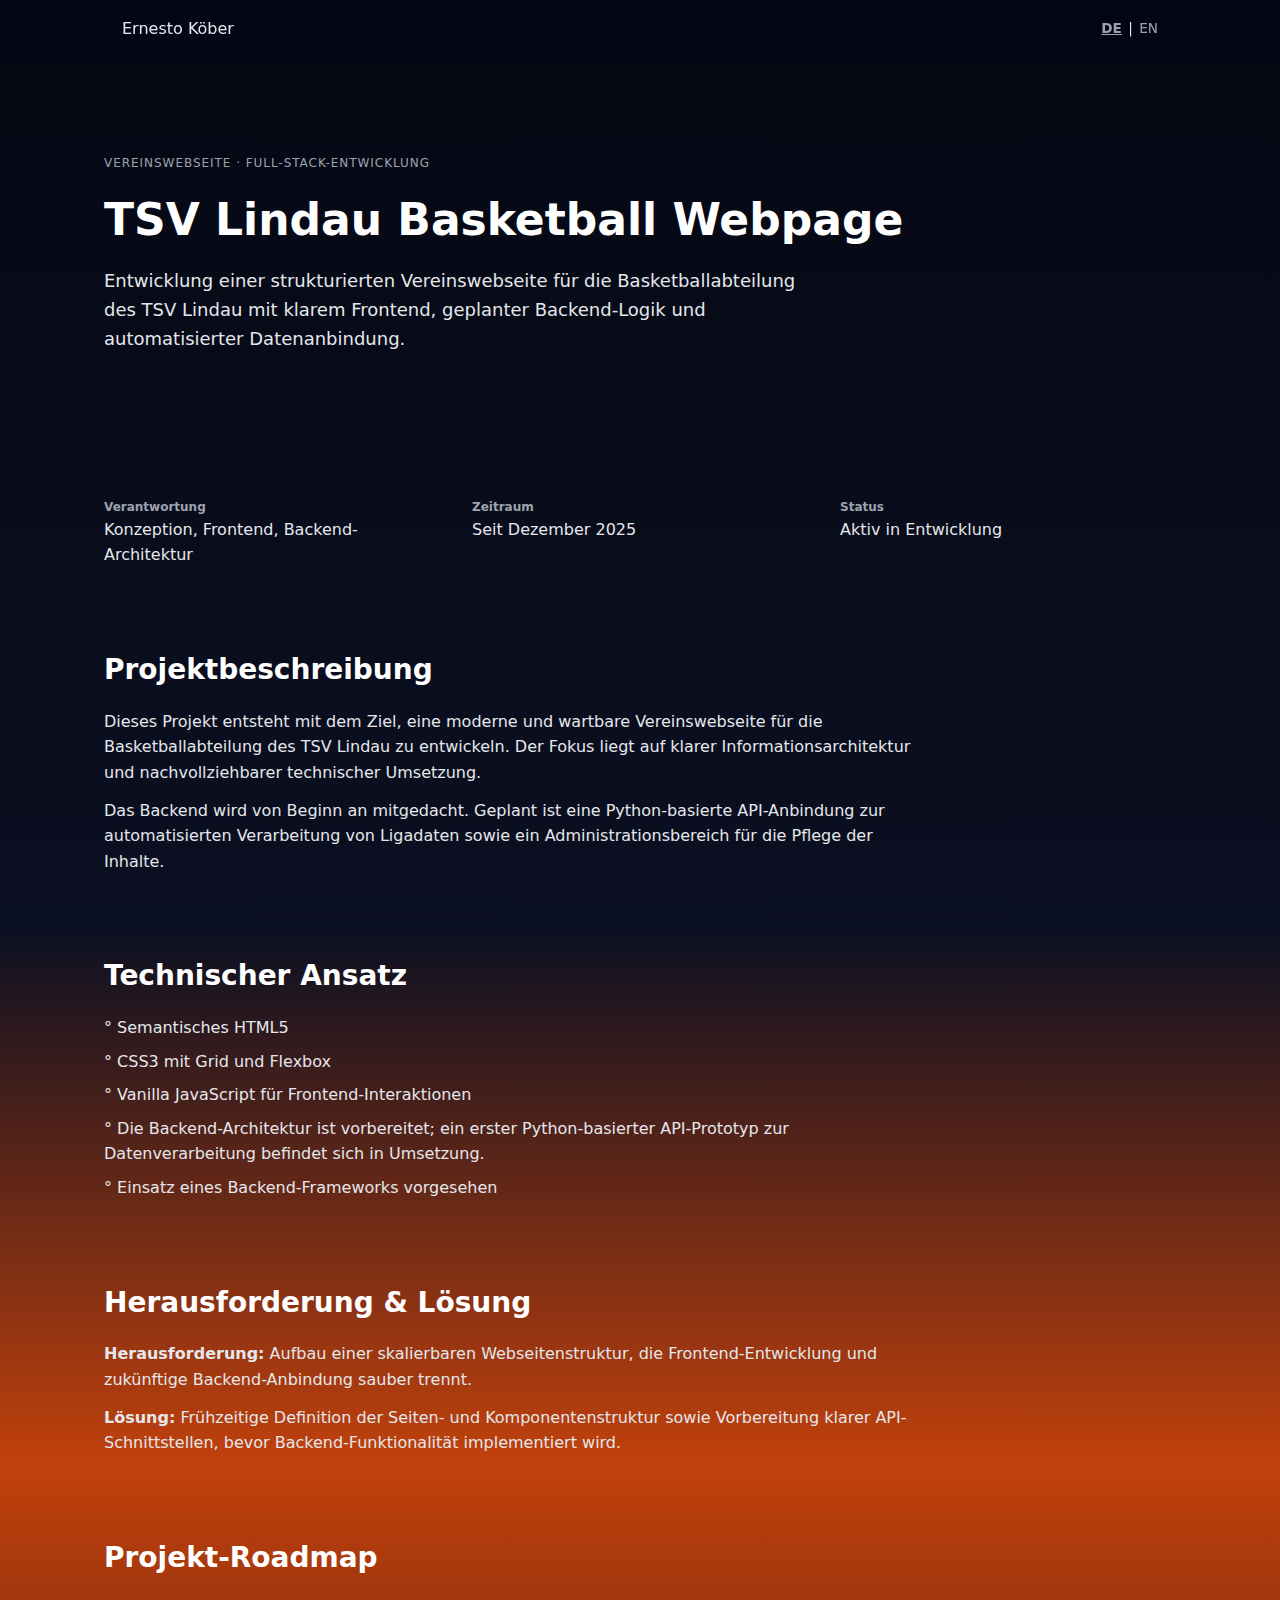
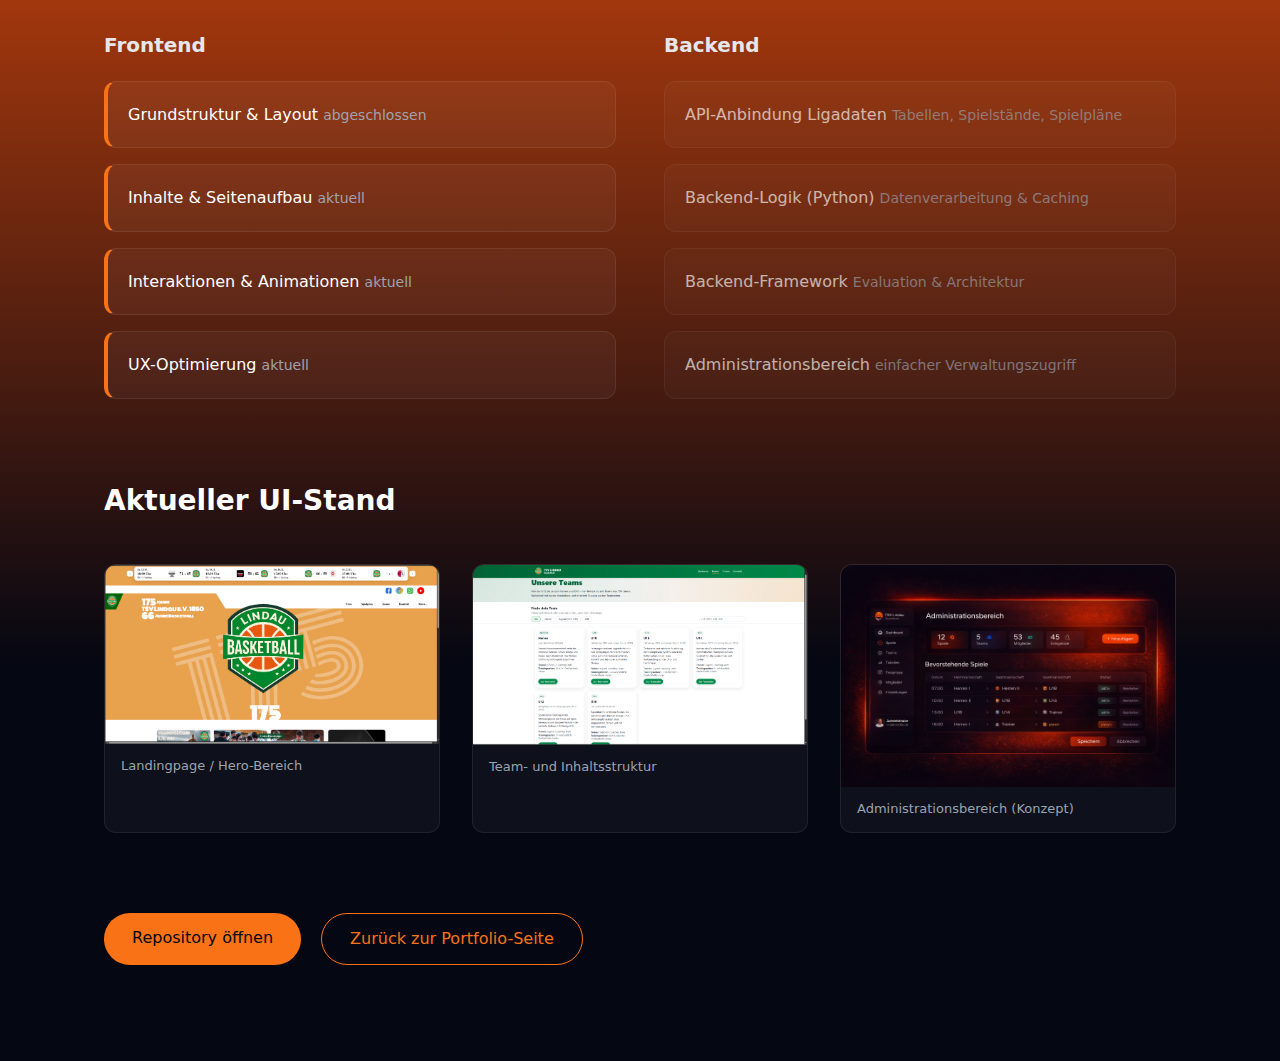
<file: vereinswebsite.html>
<!DOCTYPE html>
<html lang="de">
<head>
  <meta charset="UTF-8" />
  <title>TSV Lindau Basketball Webpage – Projekt</title>
  <meta name="viewport" content="width=device-width, initial-scale=1.0" />
  <meta name="description" content="Aktive Full-Stack-Entwicklung einer Vereinswebseite mit geplanter Python-Backend-Anbindung, API-Schnittstellen und Administrationsbereich." />
  <link rel="stylesheet" href="vereinswebsite.css" />
</head>
<body>

<!-- = Switch = -->
        
<nav class="top-nav">
  <div class="nav-container">
    <span class="nav-logo">Ernesto Köber</span>

    <div class="lang-switch">
      <a href="vereinswebsite.html" class="active">DE</a>
      <span>|</span>
      <a href="vereinswebsite-en.html">EN</a>
    </div>
  </div>
</nav>


  <!-- HERO -->
  <header class="project-hero">
    <div class="container">
      <p class="project-category">Vereinswebseite · Full-Stack-Entwicklung</p>
      <h1 class="project-title">TSV Lindau Basketball Webpage</h1>
      <p class="project-subtitle">
        Entwicklung einer strukturierten Vereinswebseite für die
        Basketballabteilung des TSV Lindau mit klarem Frontend,
        geplanter Backend-Logik und automatisierter Datenanbindung.
      </p>
    </div>
  </header>

  <main class="container">

    <!-- OVERVIEW -->
    <section class="project-overview">
      <div>
        <h3>Verantwortung</h3>
        <p>Konzeption, Frontend, Backend-Architektur</p>
      </div>
      <div>
        <h3>Zeitraum</h3>
        <p>Seit Dezember 2025</p>
      </div>
      <div>
        <h3>Status</h3>
        <p>Aktiv in Entwicklung</p>
      </div>
    </section>

    <!-- DESCRIPTION -->
    <section class="project-section">
      <h2>Projektbeschreibung</h2>
      <p>
        Dieses Projekt entsteht mit dem Ziel, eine moderne und wartbare
        Vereinswebseite für die Basketballabteilung des TSV Lindau zu
        entwickeln. Der Fokus liegt auf klarer Informationsarchitektur
        und nachvollziehbarer technischer Umsetzung.
      </p>
      <p>
        Das Backend wird von Beginn an mitgedacht. Geplant ist eine
        Python-basierte API-Anbindung zur automatisierten Verarbeitung
        von Ligadaten sowie ein Administrationsbereich für die Pflege
        der Inhalte.
      </p>
    </section>

    <!-- TECH -->
    <section class="project-section">
      <h2>Technischer Ansatz</h2>
      <ul class="tech-list">
        <li> ° Semantisches HTML5</li>
        <li> ° CSS3 mit Grid und Flexbox</li>
        <li> ° Vanilla JavaScript für Frontend-Interaktionen</li>
        <li> ° Die Backend-Architektur ist vorbereitet; ein erster Python-basierter 
        API-Prototyp zur Datenverarbeitung befindet sich in Umsetzung.</li>
        <li> ° Einsatz eines Backend-Frameworks vorgesehen</li>
      </ul>
    </section>

    <!-- CHALLENGE & SOLUTION -->
    <section class="project-section">
      <h2>Herausforderung & Lösung</h2>
        <p>
        <strong>Herausforderung:</strong> 
        Aufbau einer skalierbaren Webseitenstruktur, die Frontend-Entwicklung und 
        zukünftige Backend-Anbindung sauber trennt.
        </p>
        <p>
        <strong>Lösung:</strong> 
        Frühzeitige Definition der Seiten- und Komponentenstruktur sowie Vorbereitung
        klarer API-Schnittstellen, bevor Backend-Funktionalität implementiert wird.
        </p>
    </section>

    <!-- ROADMAP -->
    <section class="project-section">
      <h2>Projekt-Roadmap</h2>

      <div class="roadmap-wrapper">

        <!-- Frontend -->
        <div class="roadmap-block">
          <h3 class="roadmap-title">Frontend</h3>
          <div class="roadmap">
            <div class="roadmap-step completed">
              <span class="step-title">Grundstruktur & Layout</span>
              <span class="step-status">abgeschlossen</span>
            </div>
            <div class="roadmap-step active">
              <span class="step-title">Inhalte & Seitenaufbau</span>
              <span class="step-status">aktuell</span>
            </div>
            <div class="roadmap-step active">
              <span class="step-title">Interaktionen & Animationen</span>
              <span class="step-status">aktuell</span>
            </div>
            <div class="roadmap-step active">
              <span class="step-title">UX-Optimierung</span>
              <span class="step-status">aktuell</span>
            </div>
          </div>
        </div>

        <!-- Backend -->
        <div class="roadmap-block">
          <h3 class="roadmap-title">Backend</h3>
          <div class="roadmap">
            <div class="roadmap-step upcoming">
              <span class="step-title">API-Anbindung Ligadaten</span>
              <span class="step-status">Tabellen, Spielstände, Spielpläne</span>
            </div>
            <div class="roadmap-step upcoming">
              <span class="step-title">Backend-Logik (Python)</span>
              <span class="step-status">Datenverarbeitung & Caching</span>
            </div>
            <div class="roadmap-step upcoming">
              <span class="step-title">Backend-Framework</span>
              <span class="step-status">Evaluation & Architektur</span>
            </div>
            <div class="roadmap-step upcoming">
              <span class="step-title">Administrationsbereich</span>
              <span class="step-status">einfacher Verwaltungszugriff</span>
            </div>
          </div>
        </div>

      </div>
    </section>

    <!-- SCREENSHOTS -->
    <section id="ui-stand" class="project-section">
      <h2>Aktueller UI-Stand</h2>

      <div class="screenshots-grid">
        <figure class="screenshot">
          <img src="tsvlindauwebseite1.png" alt="Landingpage der TSV Lindau Basketball Webpage">
          <figcaption>Landingpage / Hero-Bereich</figcaption>
        </figure>

        <figure class="screenshot">
          <img src="tsvlindauwebseite2.png" alt="Team- und Inhaltsstruktur">
          <figcaption>Team- und Inhaltsstruktur</figcaption>
        </figure>

        <figure class="screenshot">
          <img src="tsvlindauwebseite3.png" alt="Adminbereich Konzept">
          <figcaption>Administrationsbereich (Konzept)</figcaption>
        </figure>
      </div>
    </section>

    <!-- CTA -->
    <section class="project-cta">
      <a href="https://github.com/Ernestokoeber/TSVLindauHomepage" class="btn-primary" target="_blank" rel="noopener">Repository öffnen</a>
      <a href="index.html" class="btn-secondary">Zurück zur Portfolio-Seite</a>
    </section>

  </main>

</body>
</html>
</file>
<file: landingpage.css>
/* ================= VARIABLES ================= */
:root {
    --accent: #ff6a00;
    --accent-dark: #b83200;

    --bg-dark: #020617;
    --bg-card: rgba(2, 6, 23, 0.85);

    --text-main: #e5e7eb;
    --text-muted: #94a3b8;

    --border: #1e293b;
}

/* ================= RESET ================= */
* {
    margin: 0;
    padding: 0;
    box-sizing: border-box;
}

main {
    width: 100%;
    max-width: 100%;
    margin: 0 auto;
}

html {
    width: 100%;
    max-width: 100%;
    overflow-x: hidden;
    scroll-behavior: smooth;
}

body {
    width: 100%;
    max-width: 100%;
    overflow-x: hidden;
    font-family: 'Inter', sans-serif;
    background: var(--bg-dark);
    color: var(--text-main);
    line-height: 1.6;
}

a {
    color: var(--accent);
    text-decoration: none;
}

ul {
    list-style: none;
}

/* ================= NAV ================= */
.top-nav {
    position: sticky;
    top: 0;
    z-index: 1000;
    background: rgba(2, 6, 23, 0.9);
    backdrop-filter: blur(0.375rem);
    border-bottom: 0.0625rem solid var(--border);
}

.nav-container {
    max-width: 68.75rem;
    margin: 0 auto;
    padding: 1rem 2rem;
    display: flex;
    justify-content: space-between;
    align-items: center;
}

.nav-links {
    display: flex;
    gap: 1.5rem;
}

.nav-links a {
    color: var(--text-muted);
    font-size: 0.9rem;
}

/* ================= MOBILE NAV ================= */

.nav-toggle {
    display: none;
    background: none;
    border: none;
    cursor: pointer;
}

.nav-toggle span {
    display: block;
    width: 1.5rem;
    height: 0.125rem;
    background: #ffffff;
    margin: 0.35rem 0;
}

/* Mobile Menu */
.mobile-nav {
    display: none;
    flex-direction: column;
    background: rgba(2, 6, 23, 0.98);
    border-bottom: 0.0625rem solid var(--border);
}

.mobile-nav a {
    padding: 0.75rem 0;
    color: var(--text-main);
    border-top: 0.0625rem solid var(--border);
}

.nav-links a,
.mobile-nav a{
    padding: 0.75rem 0;
}

/* Responsive */
@media (max-width: 56.25rem) {
    .nav-links {
        display: none;
    }

    .nav-toggle {
        display: block;
    }

    .mobile-nav.active {
        display: flex;
    }
}

/* ================= HERO ================= */

.hero {
    width: 100vw;
    overflow-x: hidden;
    background: linear-gradient(
        180deg,
        var(--accent) 0%,
        var(--accent-dark) 45%,
        var(--bg-dark) 100%
    );
}

.hero-inner {
    max-width: 68.75rem;
    margin: 0 auto;
    padding: 4rem 2rem;
}


.hero-content {
    display: grid;
    grid-template-columns: 1fr minmax(0, clamp(14rem, 40vw, 20rem));
    gap: 3rem;
    align-items: center;
}

.profile-image {
    width: 20rem;
    aspect-ratio: 1 / 1;
    object-fit: cover;
    border-radius: 50%;
    border: 0.25rem solid #ffffff;
}

/* ================= Language Switch ================= */

/* Desktop Switch */
.lang-switch {
  display: flex;
  align-items: center;
  gap: 0.4rem;
  font-size: 0.85rem;
}

.lang-switch a {
  color: var(--text-muted);
  text-decoration: none;
}

.lang-switch a.active {
  font-weight: 600;
  text-decoration: underline;
}

.lang-switch a:hover {
  color: var(--accent);
}

/* Mobile Switch */
@media (max-width: 56.25rem) {
  .lang-switch-desktop {
    display: none;
  }

  .lang-switch-mobile {
    margin-top: 1.5rem;
    justify-content: center;
  }
}

/* Desktop behavior */
@media (min-width: 56.26rem) {
  .lang-switch-mobile {
    display: none;
  }
}


/* ================= CONTAINER ================= */
.container {
    width: 100%;
    max-width: 68.75rem;
    margin-left: auto;
    margin-right: auto;
    padding: 4rem 2rem;
}

/* ================= SECTIONS ================= */
.section-content {
    max-width: 52rem;
}
/* ================= STACK ================= */

.stack-block {
    margin-top: 1.5rem;
}

.stack-block strong {
    display: block;
    margin-bottom: 0.4rem;
    color: #ffffff;
}

.highlight-quote {
    margin-top: 2rem;
    padding-left: 1.25rem;
    border-left: 0.25rem solid var(--accent);
    font-style: italic;
    color: #f1f5f9;
}

/* ================= AVAILABILITY ================= */

.availability {
    background: rgba(255, 255, 255, 0.03);
    border-bottom: 0.0625rem solid var(--border);
}

.availability-box {
    padding: 1.5rem 2rem;
    text-align: center;
}

.availability-box p {
    margin: 0 auto;
    max-width: 40rem;
    color: var(--text-muted);
    font-size: 0.95rem;
}

.availability-box strong {
    color: #ffffff;
    font-weight: 600;
}

/* ================= TYPO ================= */
h1 {
    font-size: clamp(2rem, 5vw, 3rem);
    color: #ffffff;
}

h2 {
    font-size: clamp(1.1rem, 3vw, 1.4rem);
    font-weight: 400;
    margin-top: 0.5rem;
    color: #f1f5f9;
}

h3 {
    font-size: clamp(1.4rem, 3vw, 1.8rem);
    margin-bottom: 1.5rem;
}

section h3 {
    margin-top: 3rem;
    padding-bottom: 0.75rem;
    border-bottom: 0.125rem solid var(--accent);
}

p {
    font-size: clamp(0.95rem, 2.2vw, 1rem);
    line-height:1.7;
    max-width: 40rem;
    margin-top: 1.5rem;
    color: #e2e8f0;
}

img {
    max-width: 100%;
    height: auto;
    display: block;
}

/* ================= BUTTON ================= */

.btn-primary {
    display: inline-flex;
    margin-top: 2rem;
    align-items: center;
    justify-content: center;
    font-size: 0.95rem;
    padding: 0.75rem 1.6rem;
    border-radius: 999rem;
    background: #ffffff;
    color: #020617;
    font-weight: 600;
    min-height: 44px;
    
}

/* ================= MINI FAQ ================= */

.faq-list {
    display: grid;
    gap: 1.5rem;
    max-width: 50rem;
    grid-template-columns: 1fr;
}

.faq-item {
    font-size: clamp(0.9rem, 2vw, 0.95rem);
    line-height: 1.6;
    background: var(--bg-card);
    border: 0.0625rem solid var(--border);
    border-radius: 1rem;
    padding: 1.5rem;
}

.faq-item h4 {
    font-size: 1rem;
    font-weight: 600;
    color: #ffffff;
}

.faq-item p {
    margin-top: 0.75rem;
    color: var(--text-muted);
    max-width: none;
}

/* ================= PROJEKTE ================= */
.projects-scroll {
    max-width: 100%;
    display: flex;
    gap: 2rem;
    overflow-x: auto;
    overscroll-behavior-x: contain;    
    padding-bottom: 1rem;
    scroll-snap-type: x mandatory;
}

.project-card {
    flex: 0 0 clamp(16rem, 80vw, 22rem);
    min-height: 18rem;

    background: var(--bg-card);
    border: 0.0625rem solid var(--border);
    border-radius: 1rem;
    padding: 1.6rem;

    display: flex;
    flex-direction: column;
    justify-content: space-between;

    scroll-snap-align: start;
}

.project-link {
    text-decoration: none;
    color: inherit;
}

.project-link:hover {
    transform: translateY(-0.25rem);
    box-shadow: 0 0.75rem 2rem rgba(0, 0, 0, 0.25);
}

.project-disabled {
    opacity: 0.85;
    cursor: default;
}

/* Status */
.project-status {
    display: inline-block;
    margin-top: 0.5rem;
    padding: 0.2rem 0.6rem;
    font-size: 0.75rem;
    border-radius: 0.375rem;
    color: #020617;
}

.status-concept { background: #e5e7eb; }
.status-dev     { background: #fde68a; }
.status-done    { background: #bbf7d0; }

/* ================= CONTACT ================= */

.contact a {
  color: var(--accent);
  text-decoration: none;
}

.contact a:hover {
  text-decoration: underline;
}

/* ================== SCROLLBAR ================= */
.projects-scroll {
    scrollbar-width: none;
    scroll-padding-left: 2rem;
    cursor: grab;
}

.projects-scroll::-webkit-scrollbar {
    display: none;

}

.projects-scroll.dragging {
    cursor: grabbing;
    user-select: none;
}


/* ================= FOOTER ================= */
.footer {
    text-align: center;
    padding: 3rem 2rem;
    color: var(--text-muted);
}

/* ================= RESPONSIVE ================= */
@media (max-width: 56.25rem) {
    .hero-content {
        grid-template-columns: 1fr;
        text-align: center;
    }


    .profile-image {
        width: 14rem;
        margin: 2rem auto 0;
    }
}

@media (hover: hover) {
    .project-link:hover {
        transform: translateY(-0.25rem);
        box-shadow: 0 0.75rem 2rem #00000040;
    }
}
</file>
<file: studio02.css>
:root {
  /* === IDENTISCH ZUR LANDING PAGE === */
  --accent: #ff6a00;
  --accent-dark: #b83200;

  --bg-dark: #020617;
  --bg-card: rgba(2, 6, 23, 0.85);

  --text-main: #e5e7eb;
  --text-muted: #94a3b8;

  --border: #1e293b;
}

/* ================= RESET & SAFETY ================= */

*,
*::before,
*::after {
  box-sizing: border-box;
  margin: 0;
  padding: 0;
}

html {
  font-size: 100%;
  overflow-x: hidden;
}

body {
  font-family: 'Inter', system-ui, -apple-system, BlinkMacSystemFont, sans-serif;
  background: var(--bg-dark);
  color: var(--text-main);
  line-height: 1.6;
  overflow-x: hidden;
}

/* ================= FADE IN ================= */

@keyframes fadeUp {
  from {
    opacity: 0;
    transform: translateY(1.25rem);
  }
  to {
    opacity: 1;
    transform: translateY(0);
  }
}

/* ================= LAYOUT ================= */

.container {
  max-width: 68.75rem;
  margin: 0 auto;
  padding: 4rem 2rem;
  animation: fadeUp 0.8s ease forwards;
}

/* ================= NAV ================= */
.top-nav {
    position: sticky;
    top: 0;
    z-index: 1000;
    background: rgba(2, 6, 23, 0.9);
    backdrop-filter: blur(0.375rem);
    border-bottom: 0.0625rem solid var(--border);
}

.nav-container {
    max-width: 68.75rem;
    margin: 0 auto;
    padding: 1rem 2rem;
    display: flex;
    justify-content: space-between;
    align-items: center;
}

.nav-links {
    display: flex;
    gap: 1.5rem;
}

.nav-links a {
    color: var(--text-muted);
    font-size: 0.9rem;
}

/* ================= MOBILE NAV ================= */

.nav-toggle {
    display: none;
    background: none;
    border: none;
    cursor: pointer;
}

.nav-toggle span {
    display: block;
    width: 1.5rem;
    height: 0.125rem;
    background: #ffffff;
    margin: 0.35rem 0;
}

/* Mobile Menu */
.mobile-nav {
    display: none;
    flex-direction: column;
    background: rgba(2, 6, 23, 0.98);
    border-bottom: 0.0625rem solid var(--border);
}

.mobile-nav a {
    padding: 0.75rem 0;
    color: var(--text-main);
    border-top: 0.0625rem solid var(--border);
}

.nav-links a,
.mobile-nav a{
    padding: 0.75rem 0;
}

/* Responsive */
@media (max-width: 56.25rem) {
    .nav-links {
        display: none;
    }

    .nav-toggle {
        display: block;
    }

    .mobile-nav.active {
        display: flex;
    }
}

/* ================= Language Switch ================= */

/* Desktop Switch */
.lang-switch {
  display: flex;
  align-items: center;
  gap: 0.4rem;
  font-size: 0.85rem;
}

.lang-switch a {
  color: var(--text-muted);
  text-decoration: none;
}

.lang-switch a.active {
  font-weight: 600;
  text-decoration: underline;
}

.lang-switch a:hover {
  color: var(--accent);
}

/* Mobile Switch */
@media (max-width: 56.25rem) {
  .lang-switch-desktop {
    display: none;
  }

  .lang-switch-mobile {
    margin-top: 1.5rem;
    justify-content: center;
  }
}

/* Desktop behavior */
@media (min-width: 56.26rem) {
  .lang-switch-mobile {
    display: none;
  }
}

/* ================= HEADER ================= */

header {
  margin-bottom: 3rem;
}

header h1 {
  font-size: 2.4rem;
  color: #ffffff;
}

header p {
  margin-top: 0.5rem;
  color: var(--text-muted);
}

/* ================= SECTIONS ================= */

section {
  background: var(--bg-card);
  border: 0.0625rem solid var(--border);
  border-radius: 1rem;
  padding: 2rem;
  margin-bottom: 2rem;

  opacity: 0;
  animation: fadeUp 0.8s ease forwards;
}

section:nth-of-type(1) { animation-delay: 0.1s; }
section:nth-of-type(2) { animation-delay: 0.2s; }
section:nth-of-type(3) { animation-delay: 0.3s; }
section:nth-of-type(4) { animation-delay: 0.4s; }

/* ================= TYPO ================= */

h2 {
  font-size: 1.5rem;
  margin-bottom: 1rem;
}

p {
  max-width: 40rem;
  color: #e2e8f0;
}

/* ================= LIST ================= */

ul {
  padding-left: 1.25rem;
}

li {
  margin-bottom: 0.5rem;
}

/* ================= TECH STACK ================= */

.stack {
  display: flex;
  flex-wrap: wrap;
  gap: 0.75rem;
}

.badge {
  background: rgba(255, 106, 0, 0.15);
  color: var(--accent);
  padding: 0.35rem 0.75rem;
  border-radius: 999rem;
  font-size: 0.85rem;
}

/* ================= CTA ================= */

.cta {
  display: flex;
  flex-wrap: wrap;
  gap: 1.25rem;
  margin-top: 3rem;
}

.btn {
  padding: 0.75rem 1.6rem;
  border-radius: 999rem;
  border: 0.0625rem solid var(--border);
  color: var(--text-main);
  text-decoration: none;
  transition: transform 0.2s ease, box-shadow 0.2s ease;
}

.btn.primary {
  background: #ffffff;
  color: #020617;
  font-weight: 600;
}

.btn:hover {
  transform: translateY(-0.2rem);
  box-shadow: 0 0.75rem 2rem rgba(0, 0, 0, 0.25);
}

/* ================= FOOTER ================= */

footer {
  text-align: center;
  margin-top: 3rem;
  color: var(--text-muted);
  font-size: 0.85rem;
}

/* ================= RESPONSIVE ================= */

@media (max-width: 56.25rem) {
  .container {
    padding: 3rem 1.5rem;
  }

  header h1 {
    font-size: 2rem;
  }

  .cta {
    flex-direction: column;
  }

  .btn {
    text-align: center;
  }
}
</file>
<file: vereinswebsite.css>
:root {
  --bg-card: rgba(255, 255, 255, 0.04);
  --text-main: #e5e7eb;
  --text-muted: #9ca3af;
  --text-heading: #ffffff;
  --accent: #f97316;
  --border-soft: rgba(255, 255, 255, 0.08);
}

* {
  box-sizing: border-box;
  margin: 0;
  padding: 0;
}

body {
  font-family: system-ui, -apple-system, BlinkMacSystemFont, sans-serif;
  font-size: 1rem;
  line-height: 1.6;
  color: var(--text-main);
  background: linear-gradient(
    180deg,
    #050712 0%,
    #0b1022 35%,
    #c2410c 55%,
    #050712 85%
  );
}

html {
  scroll-behavior: smooth;
}

.container {
  max-width: 70rem;
  margin: 0 auto;
  padding: 0 1.5rem;
}

/* == NAV == */
.top-nav {
    position: sticky;
    top: 0;
    z-index: 1000;
    background: rgba(2, 6, 23, 0.9);
    backdrop-filter: blur(0.375rem);
    border-bottom: 0.0625rem solid var(--border);
}

.nav-container {
    max-width: 68.75rem;
    margin: 0 auto;
    padding: 1rem 2rem;
    display: flex;
    justify-content: space-between;
    align-items: center;
}

.nav-links {
    display: flex;
    gap: 1.5rem;
}

.nav-links a {
    color: var(--text-muted);
    font-size: 0.9rem;
}

/* == MOBILE NAV == */

.nav-toggle {
    display: none;
    background: none;
    border: none;
    cursor: pointer;
}

.nav-toggle span {
    display: block;
    width: 1.5rem;
    height: 0.125rem;
    background: #ffffff;
    margin: 0.35rem 0;
}

/* Mobile Menu */
.mobile-nav {
    display: none;
    flex-direction: column;
    background: rgba(2, 6, 23, 0.98);
    border-bottom: 0.0625rem solid var(--border);
}

.mobile-nav a {
    padding: 0.75rem 0;
    color: var(--text-main);
    border-top: 0.0625rem solid var(--border);
}

.nav-links a,
.mobile-nav a{
    padding: 0.75rem 0;
}

/* Responsive */
@media (max-width: 56.25rem) {
    .nav-links {
        display: none;
    }

    .nav-toggle {
        display: block;
    }

    .mobile-nav.active {
        display: flex;
    }
}

/*== Language Switch == */

/* Desktop Switch */
.lang-switch {
  display: flex;
  align-items: center;
  gap: 0.4rem;
  font-size: 0.85rem;
}

.lang-switch a {
  color: var(--text-muted);
  text-decoration: none;
}

.lang-switch a.active {
  font-weight: 600;
  text-decoration: underline;
}

.lang-switch a:hover {
  color: var(--accent);
}

/* Mobile Switch */
@media (max-width: 56.25rem) {
  .lang-switch-desktop {
    display: none;
  }

  .lang-switch-mobile {
    margin-top: 1.5rem;
    justify-content: center;
  }
}

/* Desktop behavior */
@media (min-width: 56.26rem) {
  .lang-switch-mobile {
    display: none;
  }
}


/* HERO */

.project-hero {
  padding: 6rem 0 5rem;
}

.project-category {
  font-size: 0.75rem;
  letter-spacing: 0.08em;
  text-transform: uppercase;
  color: var(--text-muted);
}

.project-title {
  font-size: 2.75rem;
  margin: 0.75rem 0;
  color: var(--text-heading);
}

.project-subtitle {
  max-width: 45rem;
  font-size: 1.125rem;
}

/* OVERVIEW */

.project-overview {
  display: grid;
  grid-template-columns: repeat(auto-fit, minmax(12rem, 1fr));
  gap: 2rem;
  margin: 4rem 0 5rem;
}

.project-overview h3 {
  font-size: 0.75rem;
  color: var(--text-muted);
}

/* SECTIONS */

.project-section {
  margin-bottom: 5rem;
}

.project-section h2 {
  font-size: 1.75rem;
  margin-bottom: 1rem;
  color: var(--text-heading);
}

.project-section p {
  max-width: 52rem;
  margin-bottom: 0.75rem;
}

/* TECH LIST */

.tech-list {
  list-style: none;
  display: grid;
  gap: 0.5rem;
  max-width: 52rem;
}

/* ROADMAP */

.roadmap-wrapper {
  display: grid;
  grid-template-columns: repeat(auto-fit, minmax(24rem, 1fr));
  gap: 3rem;
  margin-top: 3rem;
}

.roadmap-title {
  font-size: 1.25rem;
  margin-bottom: 1.25rem;
}

.roadmap {
  display: grid;
  gap: 1rem;
}

.roadmap-step {
  padding: 1.25rem;
  border-radius: 0.75rem;
  background: var(--bg-card);
  border: 0.0625rem solid var(--border-soft);
}

.roadmap-step.completed,
.roadmap-step.active {
  border-left: 0.25rem solid var(--accent);
}

.roadmap-step.upcoming {
  opacity: 0.65;
}

.step-title {
  font-weight: 500;
  color: var(--text-heading);
}

.step-status {
  font-size: 0.875rem;
  color: var(--text-muted);
}

/* SCREENSHOTS */

.screenshots-grid {
  display: grid;
  grid-template-columns: repeat(auto-fit, minmax(18rem, 1fr));
  gap: 2rem;
  margin-top: 2.5rem;
}

.screenshot {
  background: var(--bg-card);
  border-radius: 0.75rem;
  overflow: hidden;
  border: 0.0625rem solid var(--border-soft);
}

.screenshot img {
  width: 100%;
  display: block;
}

.screenshot figcaption {
  padding: 0.75rem 1rem;
  font-size: 0.8125rem;
  color: var(--text-muted);
}

/* CTA */

.project-cta {
  display: flex;
  gap: 1.25rem;
  margin-bottom: 6rem;
}

.btn-primary {
  background: var(--accent);
  color: #050712;
  padding: 0.75rem 1.75rem;
  border-radius: 2rem;
  text-decoration: none;
}

.btn-secondary {
  border: 0.0625rem solid var(--accent);
  color: var(--accent);
  padding: 0.75rem 1.75rem;
  border-radius: 2rem;
  text-decoration: none;
}

/* ================= FOOTER ================= */
.footer {
    text-align: center;
    padding: 3rem 2rem;
    color: var(--text-muted);
}
</file>
